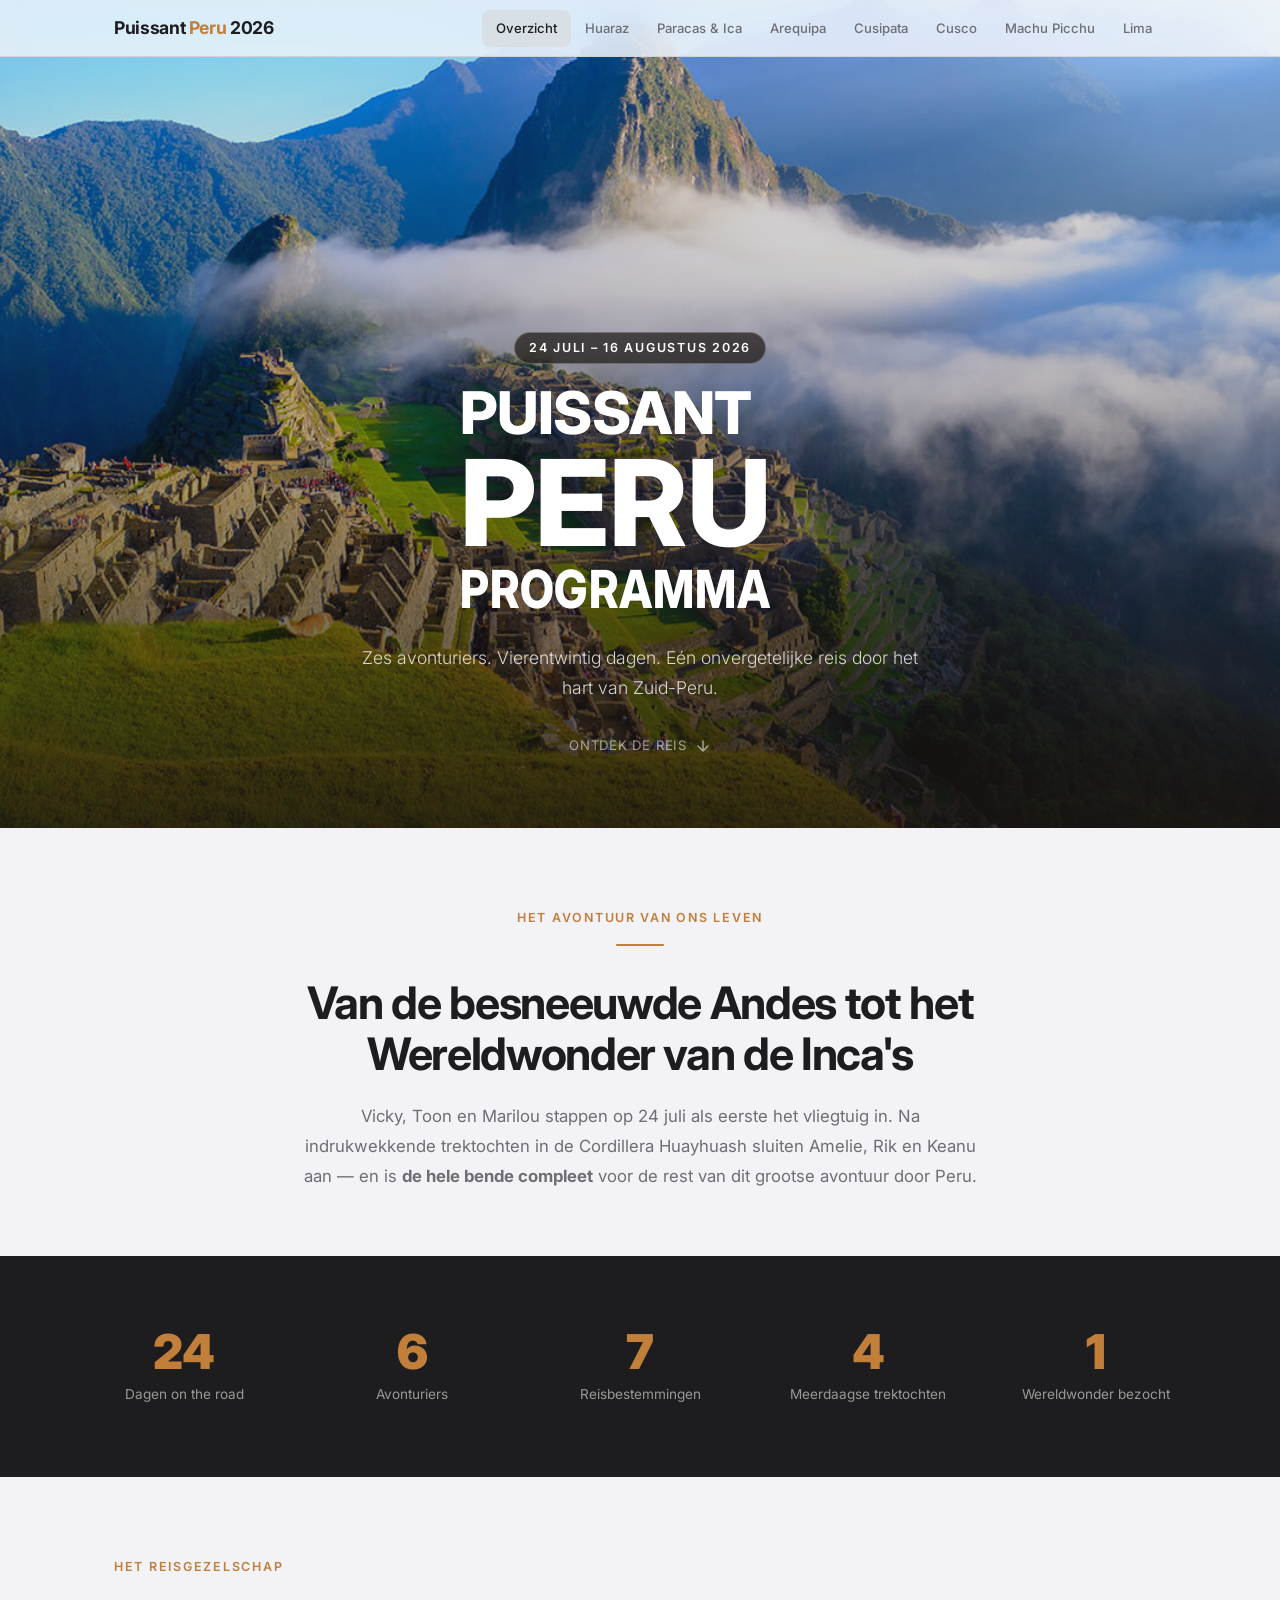
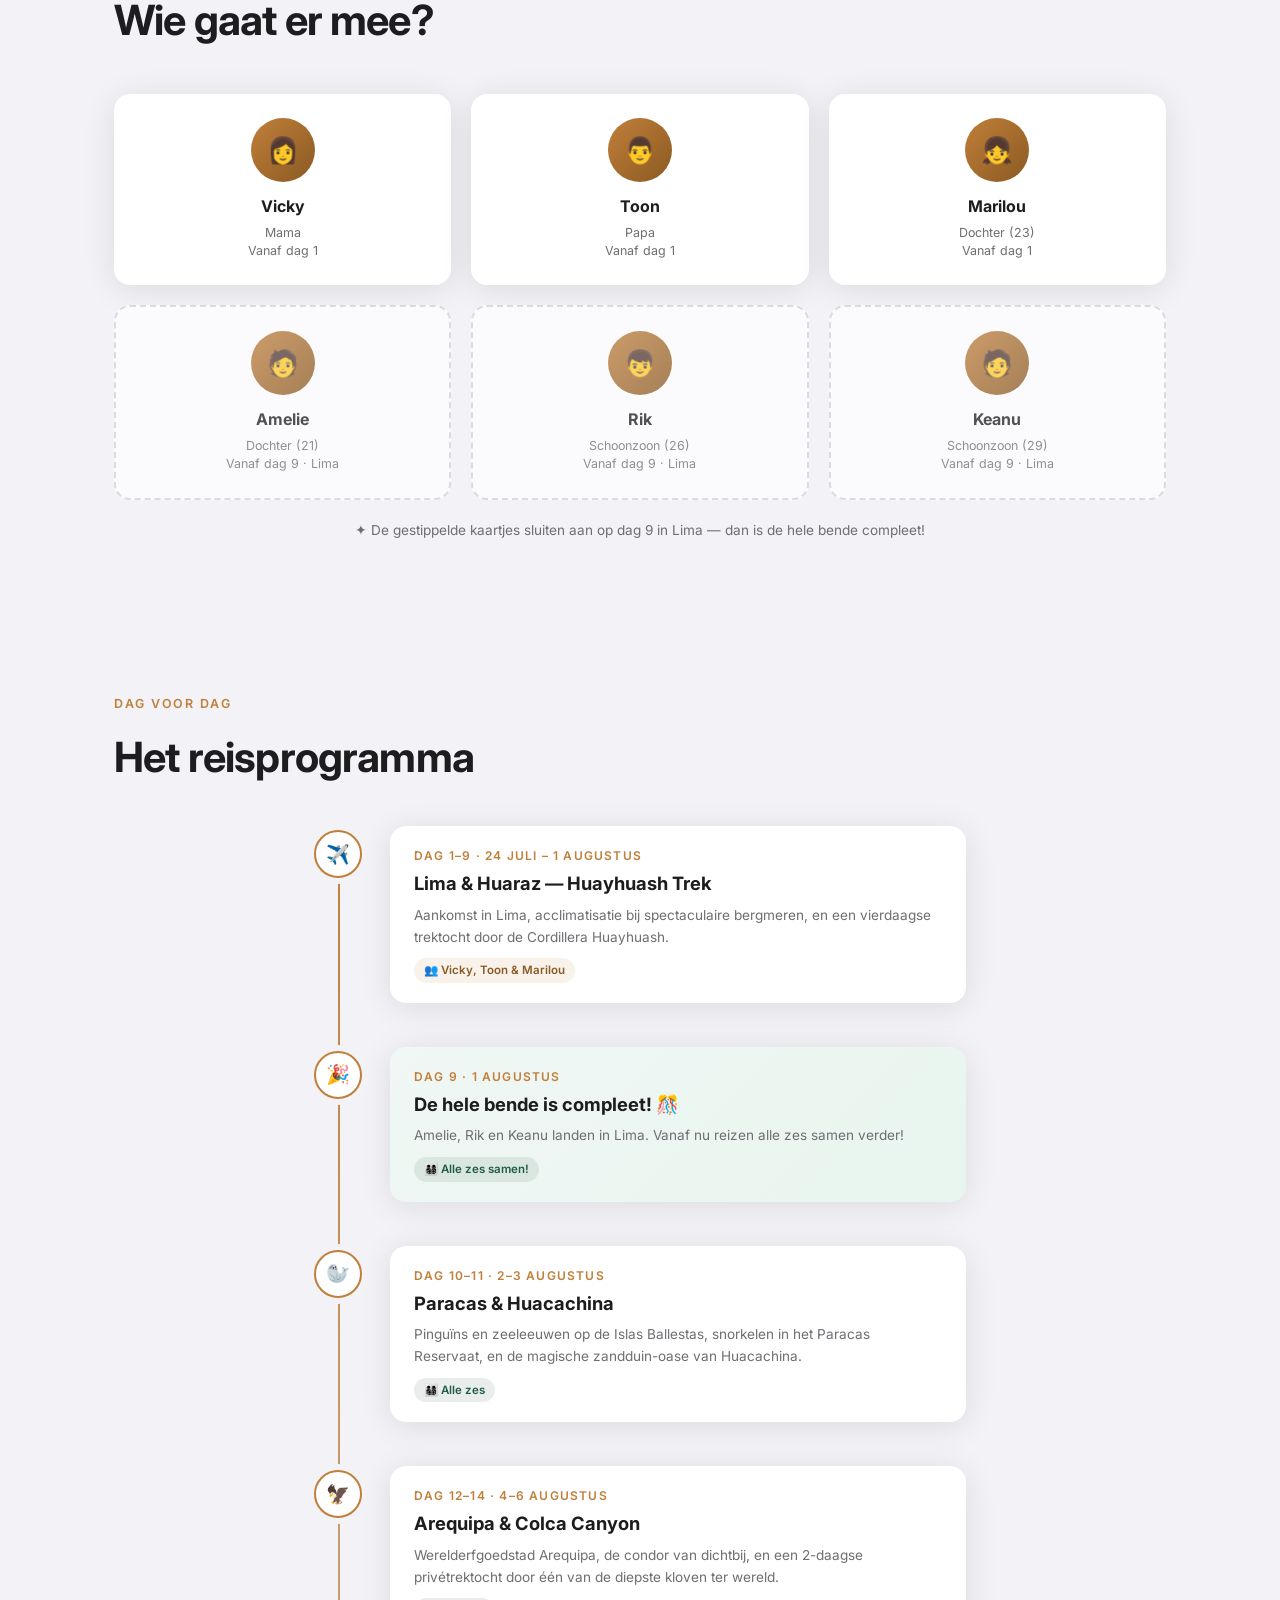
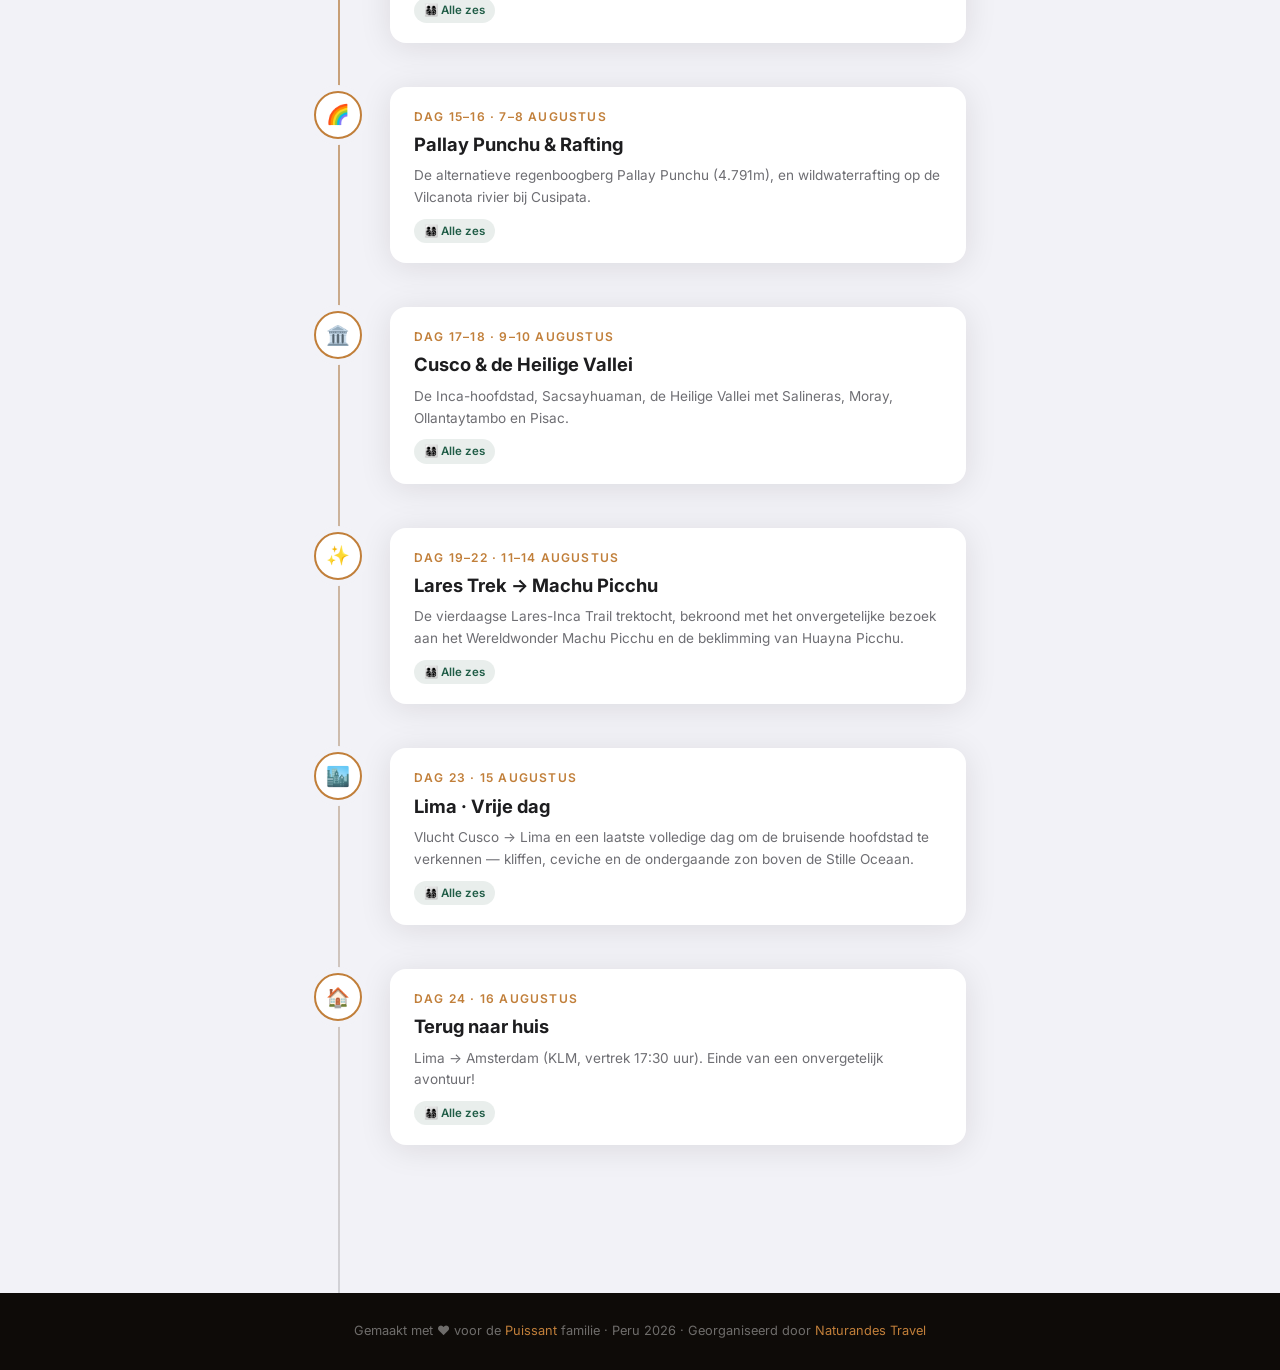
<file: index.html>
<!DOCTYPE html>
<html lang="nl">
<head>
  <meta charset="UTF-8" />
  <meta name="viewport" content="width=device-width, initial-scale=1.0" />
  <title>De Puissant Peru Tour 2026</title>
  <meta name="description" content="24 dagen Zuid-Peru met de familie Puissant — zomer 2026" />
  <link rel="stylesheet" href="css/style.css" />
  <!-- Extra stijl enkel voor de homepage tijdlijn -->
  <style>
    /* Tijdlijn op de homepage */
    .tijdlijn {
      max-width: 700px;
      margin: 0 auto;
      padding: 0 24px 100px;
      position: relative;
    }
    /* Verticale lijn */
    .tijdlijn::before {
      content: '';
      position: absolute;
      left: 48px;
      top: 0; bottom: 0;
      width: 2px;
      background: linear-gradient(to bottom, var(--kleur-accent), var(--kleur-lijn));
    }
    .tijdlijn-item {
      display: flex;
      gap: 28px;
      align-items: flex-start;
      margin-bottom: 48px;
      position: relative;
    }
    /* Cirkel op de tijdlijn */
    .tijdlijn-cirkel {
      width: 48px;
      height: 48px;
      border-radius: 50%;
      background: var(--kleur-wit);
      border: 2px solid var(--kleur-accent);
      display: flex;
      align-items: center;
      justify-content: center;
      font-size: 1.2rem;
      flex-shrink: 0;
      box-shadow: 0 0 0 6px var(--kleur-achtergrond);
      z-index: 1;
    }
    .tijdlijn-kaart {
      flex: 1;
      background: var(--kleur-wit);
      border-radius: var(--radius);
      padding: 20px 24px;
      box-shadow: var(--schaduw);
      text-decoration: none;
      color: inherit;
      display: block;
      transition: transform 0.3s ease, box-shadow 0.3s ease;
      margin-top: -4px;
    }
    .tijdlijn-kaart:hover {
      transform: translateX(6px);
      box-shadow: var(--schaduw-hover);
    }
    .tijdlijn-kaart .datum {
      font-size: 0.75rem;
      font-weight: 600;
      text-transform: uppercase;
      letter-spacing: 0.1em;
      color: var(--kleur-accent);
      margin-bottom: 4px;
    }
    .tijdlijn-kaart h3 {
      font-family: var(--font-display);
      font-size: 1.15rem;
      font-weight: 700;
      color: var(--kleur-tekst);
      margin-bottom: 6px;
    }
    .tijdlijn-kaart p {
      font-size: 0.85rem;
      color: var(--kleur-subtitel);
      line-height: 1.6;
    }
    /* Groepsbadge */
    .groeps-badge {
      display: inline-flex;
      align-items: center;
      gap: 5px;
      padding: 3px 10px;
      border-radius: 20px;
      font-size: 0.72rem;
      font-weight: 600;
      margin-top: 10px;
    }
    .groeps-badge.drie {
      background: rgba(193, 127, 58, 0.10);
      color: #8a5a22;
    }
    .groeps-badge.zes {
      background: rgba(46, 92, 75, 0.10);
      color: #1f5c46;
    }

    /* Stats sectie */
    .stats-sectie {
      background: var(--kleur-tekst);
      color: white;
      padding: 72px 24px;
      margin-bottom: 0;
    }
    .stats-grid {
      max-width: var(--max-breedte);
      margin: 0 auto;
      display: grid;
      grid-template-columns: repeat(auto-fit, minmax(180px, 1fr));
      gap: 40px;
      text-align: center;
    }
    .stat-item .getal {
      font-family: var(--font-display);
      font-size: 3rem;
      font-weight: 900;
      color: var(--kleur-accent);
      line-height: 1;
      display: block;
    }
    .stat-item .omschrijving {
      font-size: 0.85rem;
      color: rgba(255,255,255,0.55);
      margin-top: 8px;
    }

    /* Wie gaat er mee sectie */
    .personen-sectie {
      max-width: var(--max-breedte);
      margin: 0 auto;
      padding: 80px 24px;
    }
    .personen-grid {
      display: grid;
      /* Exactly 3 columns → 2 rows of 3 (Vicky/Toon/Marilou + Amelie/Rik/Keanu) */
      grid-template-columns: repeat(3, 1fr);
      gap: 20px;
      margin-top: 40px;
    }
    @media (max-width: 600px) {
      /* On small screens drop to 2 columns */
      .personen-grid { grid-template-columns: repeat(2, 1fr); }
    }
    @media (max-width: 380px) {
      .personen-grid { grid-template-columns: 1fr; }
    }
    .persoon-kaart {
      background: var(--kleur-wit);
      border-radius: var(--radius);
      padding: 24px 16px;
      text-align: center;
      box-shadow: var(--schaduw);
    }
    .persoon-avatar {
      width: 64px;
      height: 64px;
      border-radius: 50%;
      background: linear-gradient(135deg, var(--kleur-accent), var(--kleur-accent-donker));
      display: flex;
      align-items: center;
      justify-content: center;
      font-size: 1.6rem;
      margin: 0 auto 12px;
    }
    .persoon-naam {
      font-family: var(--font-display);
      font-size: 1rem;
      font-weight: 700;
      color: var(--kleur-tekst);
      margin-bottom: 4px;
    }
    .persoon-info {
      font-size: 0.78rem;
      color: var(--kleur-subtitel);
      line-height: 1.5;
    }
    .persoon-kaart.later {
      border: 2px dashed var(--kleur-lijn);
      box-shadow: none;
      opacity: 0.75;
    }

    /*
      PPP LOGO BLOK — het vierkante titelelement in de hero
      Elke regel heeft een andere font-size zodat ze even breed worden.
      We gebruiken letter-spacing en font-weight ook als hulpmiddel.
      De verhoudingen zijn handmatig afgestemd:
        PUISSANT  = 8 tekens → font-size: 4.60vw  (iets groter dan Programma)
        PERU      = 4 tekens → font-size: 9.35vw  (veel groter, maar zelfde breedte)
        PROGRAMMA = 9 tekens → font-size: 4.10vw  (referentie, het langste woord)
    */
    .ppp-blok {
      display: inline-flex;
      flex-direction: column;
      align-items: flex-start;
      margin-bottom: 28px;
      line-height: 1.0;
      letter-spacing: -0.03em;
    }
    .ppp-blok span {
      display: block;
      font-family: 'Inter', -apple-system, sans-serif;
      font-weight: 800;
      color: #ffffff;
      text-transform: uppercase;
      white-space: nowrap;
    }
    /* PUISSANT — 8 letters, iets groter dan Programma */
    .ppp-puissant  { font-size: clamp(2.1rem, 4.60vw, 5.2rem); }
    /* PERU — 4 letters, veel groter zodat het even breed is */
    .ppp-peru      { font-size: clamp(4.0rem, 9.35vw, 10.5rem); font-weight: 900; }
    /* PROGRAMMA — 9 letters, het smalste lettertype = referentie */
    .ppp-programma { font-size: clamp(1.85rem, 4.10vw, 4.6rem); font-weight: 600; letter-spacing: 0.01em; }

    @media (max-width: 768px) {
      /* Op mobiel overschakelen naar vw-gebaseerde sizing */
      .ppp-puissant  { font-size: 8.8vw; }
      .ppp-peru      { font-size: 18vw; }
      .ppp-programma { font-size: 7.85vw; }
    }
  </style>
  <script>
    // 2026-03-15: Scale PROGRAMMA horizontally so it exactly matches the width
    // of PERU/PUISSANT, forming a perfect rectangular block in the hero.
    // scaleX is preferred over letter-spacing because it stays pixel-accurate
    // at every viewport size without recalculating character metrics.
    function alignPppBlok() {
      const puissant  = document.querySelector('.ppp-puissant');
      const peru      = document.querySelector('.ppp-peru');
      const programma = document.querySelector('.ppp-programma');
      if (!puissant || !peru || !programma) return;

      // Reset so we measure natural widths
      programma.style.transform      = '';
      programma.style.transformOrigin = '';

      const targetWidth   = Math.max(peru.getBoundingClientRect().width,
                                     puissant.getBoundingClientRect().width);
      const programmaWidth = programma.getBoundingClientRect().width;

      if (programmaWidth > 0 && targetWidth > 0) {
        programma.style.transform      = `scaleX(${targetWidth / programmaWidth})`;
        programma.style.transformOrigin = 'left center';
      }
    }

    // Run after fonts are loaded (avoids measuring before Inter is applied)
    if (document.fonts) {
      document.fonts.ready.then(alignPppBlok);
    } else {
      window.addEventListener('load', alignPppBlok);
    }
    window.addEventListener('resize', alignPppBlok);
  </script>
</head>
<body>

  <!-- ===== NAVIGATIEBALK ===== -->
  <nav class="hoofdnav">
    <div class="nav-binnen">
      <a href="index.html" class="nav-logo">Puissant <span>Peru</span> 2026</a>
      <ul class="nav-links">
        <li><a href="index.html">Overzicht</a></li>
        <li><a href="huaraz.html">Huaraz</a></li>
        <li><a href="paracas-ica.html">Paracas & Ica</a></li>
        <li><a href="arequipa.html">Arequipa</a></li>
        <li><a href="cusipata.html">Cusipata</a></li>
        <li><a href="cusco.html">Cusco</a></li>
        <li><a href="machu-picchu.html">Machu Picchu</a></li>
        <li><a href="lima.html">Lima</a></li>
      </ul>
      <button class="nav-hamburger" aria-label="Menu openen">
        <span></span><span></span><span></span>
      </button>
    </div>
    <nav class="nav-mobiel">
      <a href="index.html">🏠 Overzicht</a>
      <a href="huaraz.html">🏔️ Huaraz</a>
      <a href="paracas-ica.html">🌊 Paracas & Ica</a>
      <a href="arequipa.html">🦅 Arequipa</a>
      <a href="cusipata.html">🌈 Cusipata</a>
      <a href="cusco.html">🏛️ Cusco</a>
      <a href="machu-picchu.html">✨ Machu Picchu</a>
      <a href="lima.html">🏙️ Lima</a>
    </nav>
  </nav>

  <!-- ===== HERO ===== -->
  <section class="hero">
    <!-- Cusco foto als hero achtergrond -->
    <div class="hero-foto" style="background-image: url('images/hero.jpg');"></div>
    <div class="hero-overlay"></div>
    <div class="hero-inhoud">
      <span class="hero-label">24 juli – 16 augustus 2026</span>

      <!--
        PPP LOGO BLOK
        Drie regels waarbij elk woord een andere fontgrootte krijgt
        zodat alle regels exact even breed zijn → vierkant blok effect.
        Techniek: we meten de breedte van het langste woord ("Programma")
        en schalen "Puissant" en "Peru" via font-size zodat ze even breed zijn.
        "Programma" = 9 letters → referentie
        "Puissant"  = 8 letters → iets groter lettertype om even breed te zijn
        "Peru"      = 4 letters → veel groter lettertype om even breed te zijn
        We gebruiken display:block + width:fit-content om de breedte op te meten,
        en font-size in vw-eenheden om het responsief te houden.
      -->
      <div class="ppp-blok">
        <span class="ppp-puissant">PUISSANT</span>
        <span class="ppp-peru">PERU</span>
        <span class="ppp-programma">PROGRAMMA</span>
      </div>

      <p class="hero-ondertitel">Zes avonturiers. Vierentwintig dagen. Eén onvergetelijke reis door het hart van Zuid-Peru.</p>
      <a href="#reisverhaal" class="hero-scroll">
        Ontdek de reis
        <svg width="16" height="16" viewBox="0 0 16 16" fill="none">
          <path d="M8 3v10M3 8l5 5 5-5" stroke="currentColor" stroke-width="1.5" stroke-linecap="round" stroke-linejoin="round"/>
        </svg>
      </a>
    </div>
  </section>

  <!-- ===== INTRO ===== -->
  <section class="intro-sectie fade-in" id="reisverhaal">
    <span class="sectie-label">Het avontuur van ons leven</span>
    <div class="divider"></div>
    <h2>Van de besneeuwde Andes tot het Wereldwonder van de Inca's</h2>
    <p>
      Vicky, Toon en Marilou stappen op 24 juli als eerste het vliegtuig in. Na indrukwekkende trektochten
      in de Cordillera Huayhuash sluiten Amelie, Rik en Keanu aan — en is <strong>de hele bende compleet</strong>
      voor de rest van dit grootse avontuur door Peru.
    </p>
  </section>

  <!-- ===== STATISTIEKEN ===== -->
  <section class="stats-sectie">
    <div class="stats-grid">
      <div class="stat-item fade-in">
        <span class="getal">24</span>
        <p class="omschrijving">Dagen on the road</p>
      </div>
      <div class="stat-item fade-in">
        <span class="getal">6</span>
        <p class="omschrijving">Avonturiers</p>
      </div>
      <div class="stat-item fade-in">
        <span class="getal">7</span>
        <p class="omschrijving">Reisbestemmingen</p>
      </div>
      <div class="stat-item fade-in">
        <span class="getal">4</span>
        <p class="omschrijving">Meerdaagse trektochten</p>
      </div>
      <div class="stat-item fade-in">
        <span class="getal">1</span>
        <p class="omschrijving">Wereldwonder bezocht</p>
      </div>
    </div>
  </section>

  <!-- ===== WIE GAAT ER MEE ===== -->
  <section class="personen-sectie">
    <div class="sectie-header" style="padding: 0 0 0 0;">
      <span class="label">Het reisgezelschap</span>
      <h2>Wie gaat er mee?</h2>
    </div>
    <div class="personen-grid">
      <div class="persoon-kaart fade-in">
        <div class="persoon-avatar">👩</div>
        <div class="persoon-naam">Vicky</div>
        <div class="persoon-info">Mama<br>Vanaf dag 1</div>
      </div>
      <div class="persoon-kaart fade-in">
        <div class="persoon-avatar">👨</div>
        <div class="persoon-naam">Toon</div>
        <div class="persoon-info">Papa<br>Vanaf dag 1</div>
      </div>
      <div class="persoon-kaart fade-in">
        <div class="persoon-avatar">👧</div>
        <div class="persoon-naam">Marilou</div>
        <div class="persoon-info">Dochter (23)<br>Vanaf dag 1</div>
      </div>
      <div class="persoon-kaart later fade-in">
        <div class="persoon-avatar">🧑</div>
        <div class="persoon-naam">Amelie</div>
        <div class="persoon-info">Dochter (21)<br>Vanaf dag 9 · Lima</div>
      </div>
      <div class="persoon-kaart later fade-in">
        <div class="persoon-avatar">👦</div>
        <div class="persoon-naam">Rik</div>
        <div class="persoon-info">Schoonzoon (26)<br>Vanaf dag 9 · Lima</div>
      </div>
      <div class="persoon-kaart later fade-in">
        <div class="persoon-avatar">🧑</div>
        <div class="persoon-naam">Keanu</div>
        <div class="persoon-info">Schoonzoon (29)<br>Vanaf dag 9 · Lima</div>
      </div>
    </div>
    <p style="margin-top:20px;font-size:0.85rem;color:var(--kleur-subtitel);text-align:center;">
      ✦ De gestippelde kaartjes sluiten aan op dag 9 in Lima — dan is de hele bende compleet!
    </p>
  </section>

  <!-- ===== TIJDLIJN OVERZICHT ===== -->
  <section>
    <div class="sectie-header fade-in">
      <span class="label">Dag voor dag</span>
      <h2>Het reisprogramma</h2>
    </div>
    <div class="tijdlijn">

      <div class="tijdlijn-item fade-in">
        <div class="tijdlijn-cirkel">✈️</div>
        <a href="huaraz.html" class="tijdlijn-kaart">
          <div class="datum">Dag 1–9 · 24 juli – 1 augustus</div>
          <h3>Lima & Huaraz — Huayhuash Trek</h3>
          <p>Aankomst in Lima, acclimatisatie bij spectaculaire bergmeren, en een vierdaagse trektocht door de Cordillera Huayhuash.</p>
          <span class="groeps-badge drie">👥 Vicky, Toon & Marilou</span>
        </a>
      </div>

      <div class="tijdlijn-item fade-in">
        <div class="tijdlijn-cirkel">🎉</div>
        <div class="tijdlijn-kaart" style="background:linear-gradient(135deg,#f0f7f4,#e8f5ef);cursor:default;">
          <div class="datum">Dag 9 · 1 augustus</div>
          <h3>De hele bende is compleet! 🎊</h3>
          <p>Amelie, Rik en Keanu landen in Lima. Vanaf nu reizen alle zes samen verder!</p>
          <span class="groeps-badge zes">👨‍👩‍👧‍👦 Alle zes samen!</span>
        </div>
      </div>

      <div class="tijdlijn-item fade-in">
        <div class="tijdlijn-cirkel">🦭</div>
        <a href="paracas-ica.html" class="tijdlijn-kaart">
          <div class="datum">Dag 10–11 · 2–3 augustus</div>
          <h3>Paracas & Huacachina</h3>
          <p>Pinguïns en zeeleeuwen op de Islas Ballestas, snorkelen in het Paracas Reservaat, en de magische zandduin-oase van Huacachina.</p>
          <span class="groeps-badge zes">👨‍👩‍👧‍👦 Alle zes</span>
        </a>
      </div>

      <div class="tijdlijn-item fade-in">
        <div class="tijdlijn-cirkel">🦅</div>
        <a href="arequipa.html" class="tijdlijn-kaart">
          <div class="datum">Dag 12–14 · 4–6 augustus</div>
          <h3>Arequipa & Colca Canyon</h3>
          <p>Werelderfgoedstad Arequipa, de condor van dichtbij, en een 2-daagse privétrektocht door één van de diepste kloven ter wereld.</p>
          <span class="groeps-badge zes">👨‍👩‍👧‍👦 Alle zes</span>
        </a>
      </div>

      <div class="tijdlijn-item fade-in">
        <div class="tijdlijn-cirkel">🌈</div>
        <a href="cusipata.html" class="tijdlijn-kaart">
          <div class="datum">Dag 15–16 · 7–8 augustus</div>
          <h3>Pallay Punchu & Rafting</h3>
          <p>De alternatieve regenboogberg Pallay Punchu (4.791m), en wildwaterrafting op de Vilcanota rivier bij Cusipata.</p>
          <span class="groeps-badge zes">👨‍👩‍👧‍👦 Alle zes</span>
        </a>
      </div>

      <div class="tijdlijn-item fade-in">
        <div class="tijdlijn-cirkel">🏛️</div>
        <a href="cusco.html" class="tijdlijn-kaart">
          <div class="datum">Dag 17–18 · 9–10 augustus</div>
          <h3>Cusco & de Heilige Vallei</h3>
          <p>De Inca-hoofdstad, Sacsayhuaman, de Heilige Vallei met Salineras, Moray, Ollantaytambo en Pisac.</p>
          <span class="groeps-badge zes">👨‍👩‍👧‍👦 Alle zes</span>
        </a>
      </div>

      <div class="tijdlijn-item fade-in">
        <div class="tijdlijn-cirkel">✨</div>
        <a href="machu-picchu.html" class="tijdlijn-kaart">
          <div class="datum">Dag 19–22 · 11–14 augustus</div>
          <h3>Lares Trek → Machu Picchu</h3>
          <p>De vierdaagse Lares-Inca Trail trektocht, bekroond met het onvergetelijke bezoek aan het Wereldwonder Machu Picchu en de beklimming van Huayna Picchu.</p>
          <span class="groeps-badge zes">👨‍👩‍👧‍👦 Alle zes</span>
        </a>
      </div>

      <div class="tijdlijn-item fade-in">
        <div class="tijdlijn-cirkel">🏙️</div>
        <a href="lima.html" class="tijdlijn-kaart">
          <div class="datum">Dag 23 · 15 augustus</div>
          <h3>Lima · Vrije dag</h3>
          <p>Vlucht Cusco → Lima en een laatste volledige dag om de bruisende hoofdstad te verkennen — kliffen, ceviche en de ondergaande zon boven de Stille Oceaan.</p>
          <span class="groeps-badge zes">👨‍👩‍👧‍👦 Alle zes</span>
        </a>
      </div>

      <div class="tijdlijn-item fade-in">
        <div class="tijdlijn-cirkel">🏠</div>
        <div class="tijdlijn-kaart" style="cursor:default;">
          <div class="datum">Dag 24 · 16 augustus</div>
          <h3>Terug naar huis</h3>
          <p>Lima → Amsterdam (KLM, vertrek 17:30 uur). Einde van een onvergetelijk avontuur!</p>
          <span class="groeps-badge zes">👨‍👩‍👧‍👦 Alle zes</span>
        </div>
      </div>

    </div>
  </section>

  <!-- ===== FOOTER ===== -->
  <footer>
    <p>Gemaakt met ❤️ voor de <span>Puissant</span> familie · Peru 2026 · Georganiseerd door <a href="https://www.rondreizenperu.com" target="_blank" style="color:var(--kleur-accent);text-decoration:none;">Naturandes Travel</a></p>
  </footer>

  <script src="js/main.js"></script>
</body>
</html>
</file>
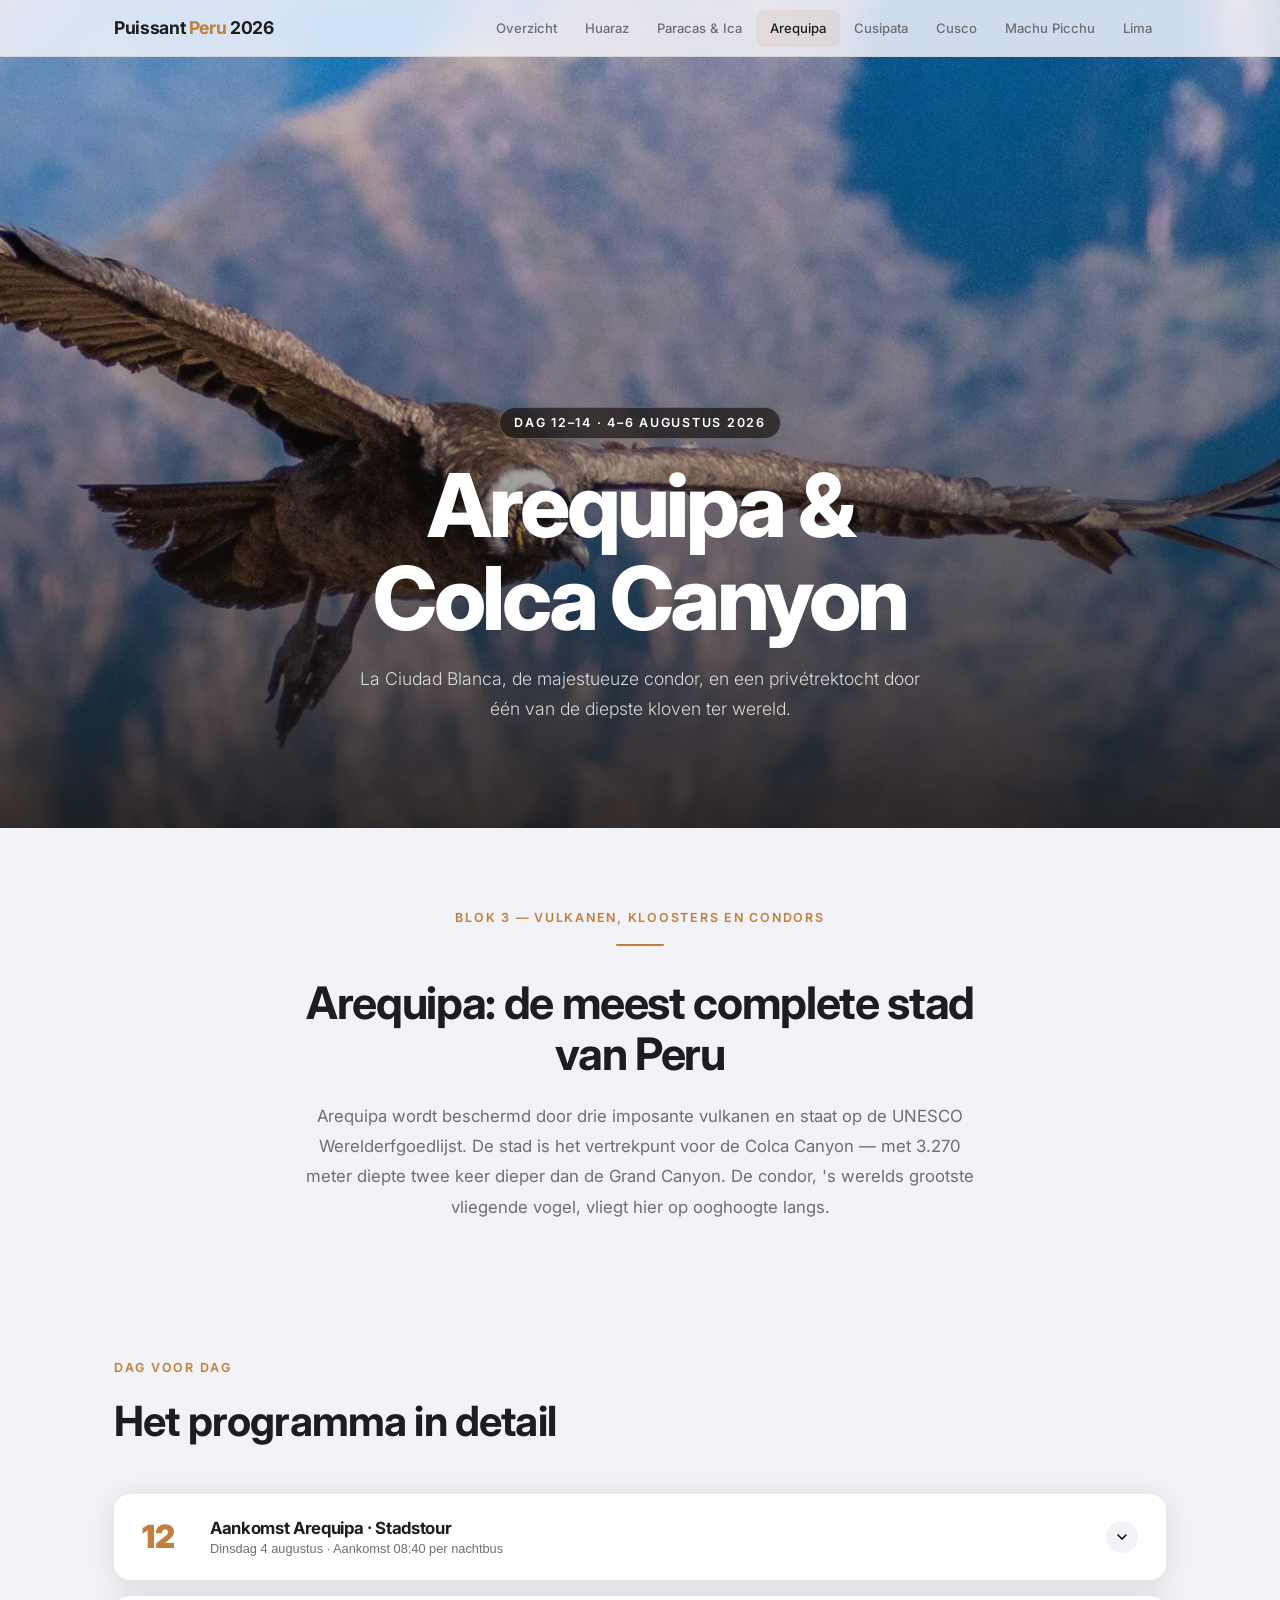
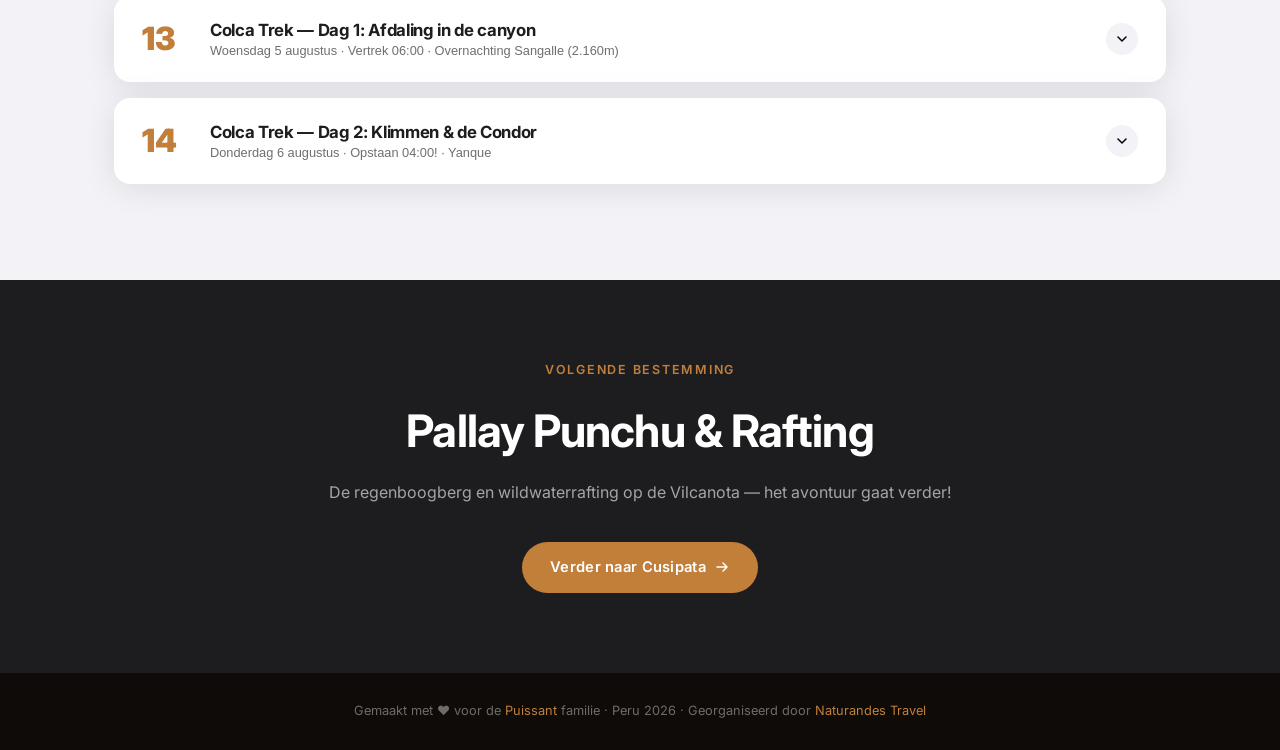
<file: arequipa.html>
<!DOCTYPE html>
<html lang="nl">
<head>
  <meta charset="UTF-8" />
  <meta name="viewport" content="width=device-width, initial-scale=1.0" />
  <title>Arequipa & Colca Canyon — Puissant Peru 2026</title>
  <link rel="stylesheet" href="css/style.css" />
</head>
<body>

  <nav class="hoofdnav">
    <div class="nav-binnen">
      <a href="index.html" class="nav-logo">Puissant <span>Peru</span> 2026</a>
      <ul class="nav-links">
        <li><a href="index.html">Overzicht</a></li>
        <li><a href="huaraz.html">Huaraz</a></li>
        <li><a href="paracas-ica.html">Paracas & Ica</a></li>
        <li><a href="arequipa.html" class="actief">Arequipa</a></li>
        <li><a href="cusipata.html">Cusipata</a></li>
        <li><a href="cusco.html">Cusco</a></li>
        <li><a href="machu-picchu.html">Machu Picchu</a></li>
        <li><a href="lima.html">Lima</a></li>
      </ul>
      <button class="nav-hamburger"><span></span><span></span><span></span></button>
    </div>
    <nav class="nav-mobiel">
      <a href="index.html">🏠 Overzicht</a>
      <a href="huaraz.html">🏔️ Huaraz</a>
      <a href="paracas-ica.html">🌊 Paracas & Ica</a>
      <a href="arequipa.html">🦅 Arequipa</a>
      <a href="cusipata.html">🌈 Cusipata</a>
      <a href="cusco.html">🏛️ Cusco</a>
      <a href="machu-picchu.html">✨ Machu Picchu</a>
      <a href="lima.html">🏙️ Lima</a>
    </nav>
  </nav>

  <section class="hero">
    <div class="hero-foto" style="background-image: url('images/condor1.jpg');"></div>
    <div class="hero-overlay"></div>
    <div class="hero-inhoud">
      <span class="hero-label">Dag 12–14 · 4–6 augustus 2026</span>
      <h1 class="hero-titel">Arequipa &<br>Colca Canyon</h1>
      <p class="hero-ondertitel">La Ciudad Blanca, de majestueuze condor, en een privétrektocht door één van de diepste kloven ter wereld.</p>
    </div>
  </section>

  <section class="intro-sectie fade-in">
    <span class="sectie-label">Blok 3 — Vulkanen, kloosters en condors</span>
    <div class="divider"></div>
    <h2>Arequipa: de meest complete stad van Peru</h2>
    <p>
      Arequipa wordt beschermd door drie imposante vulkanen en staat op de UNESCO Werelderfgoedlijst.
      De stad is het vertrekpunt voor de Colca Canyon — met 3.270 meter diepte twee keer dieper
      dan de Grand Canyon. De condor, 's werelds grootste vliegende vogel, vliegt hier op ooghoogte langs.
    </p>
  </section>

  <div class="sectie-header fade-in">
    <span class="label">Dag voor dag</span>
    <h2>Het programma in detail</h2>
  </div>

  <div class="accordion-container">

    <div class="accordion-item fade-in">
      <button class="accordion-header">
        <div class="accordion-dag-info">
          <span class="accordion-dag-nummer">12</span>
          <div class="accordion-dag-tekst">
            <h3>Aankomst Arequipa · Stadstour</h3>
            <span class="datum">Dinsdag 4 augustus · Aankomst 08:40 per nachtbus</span>
          </div>
        </div>
        <div class="accordion-pijl"><svg width="16" height="16" viewBox="0 0 16 16" fill="none"><path d="M4 6l4 4 4-4" stroke="currentColor" stroke-width="1.5" stroke-linecap="round" stroke-linejoin="round"/></svg></div>
      </button>
      <div class="accordion-inhoud">
        <div class="accordion-inhoud-binnen">
          <div class="foto-rij">
            <img src="images/arequipa1.jpg" alt="Monasterio Santa Catalina Arequipa" loading="lazy" />
            <img src="images/arequipa2.jpg" alt="Plaza de Armas Arequipa" loading="lazy" />
          </div>
          <p>
            Na de nachtrit arriveert de groep om 08:40 in Arequipa. Na inchecken in het hotel
            vertrekt om 10:00 de <strong>uitgebreide stadstour (4 uur)</strong> langs de hoogtepunten:
            de Sabandia-molen (1621), de Paucarpata-terrassen met drie vulkanen op de achtergrond,
            en het imposante Santa Catalina-klooster dat een heel stadsblok inneemt.
          </p>
          <p>
            Daarna wandelen we naar de <strong>Plaza de Armas</strong> — door velen beschouwd als het
            mooiste plein van Peru — en de prachtige La Compañía de Jesús-kerk met haar barok-mestiezen
            voorgevel. Om 17:30 volgt de briefing voor de Colca Trek.
          </p>
          <div class="links-sectie">
            <a href="https://acolpacha.com/en/home/" target="_blank" class="link-chip hotel">🏨 Acolpacha Tambo Boutique</a>
            <a href="https://en.wikipedia.org/wiki/Santa_Catalina_Monastery" target="_blank" class="link-chip bezienswaardigheid">⛪ Klooster Santa Catalina</a>
            <a href="https://en.wikipedia.org/wiki/Arequipa" target="_blank" class="link-chip bezienswaardigheid">🏛️ Arequipa (UNESCO)</a>
            <a href="https://en.wikipedia.org/wiki/Museo_Santuarios_Andinos" target="_blank" class="link-chip bezienswaardigheid">🧊 Museum Juanita (de bevroren Inca-mummie)</a>
          </div>
        </div>
      </div>
    </div>

    <div class="accordion-item fade-in">
      <button class="accordion-header">
        <div class="accordion-dag-info">
          <span class="accordion-dag-nummer">13</span>
          <div class="accordion-dag-tekst">
            <h3>Colca Trek — Dag 1: Afdaling in de canyon</h3>
            <span class="datum">Woensdag 5 augustus · Vertrek 06:00 · Overnachting Sangalle (2.160m)</span>
          </div>
        </div>
        <div class="accordion-pijl"><svg width="16" height="16" viewBox="0 0 16 16" fill="none"><path d="M4 6l4 4 4-4" stroke="currentColor" stroke-width="1.5" stroke-linecap="round" stroke-linejoin="round"/></svg></div>
      </button>
      <div class="accordion-inhoud">
        <div class="accordion-inhoud-binnen">
          <div class="foto-rij">
            <img src="images/colca1.jpg" alt="Colca Canyon afdaling terraslandschap" loading="lazy" />
            <img src="images/colca2.jpg" alt="Alpaca in de Colca vallei" loading="lazy" />
          </div>
          <p>
            Om 06:00 vertrekt de groep richting <strong>Cabanaconde (Colca Vallei)</strong>. De rit is al een
            spektakel op zich: vulkanen Misti, Chachani en Picchu Picchu, het Nationaal Reservaat
            Salinas y Aguada Blanca met lama's, alpaca's en wilde vicuñas, en de pas van
            <strong>Patapampa op 4.910 meter</strong> — het hoogste punt van de tour.
          </p>
          <p>
            Vanuit Cabanaconde begint de afdaling: 3–4 uur via een rotsig pad tot het gehucht
            San Juan de Chuccho. Na de lunch nog 3 uur wandelen naar de oase van
            <strong>Sangalle (2.160m)</strong> — een tropisch paradijsje diep in de canyon, met
            een zwembad en eigen badkamer.
          </p>
          <div class="links-sectie">
            <a href="https://en.wikipedia.org/wiki/Colca_Canyon" target="_blank" class="link-chip bezienswaardigheid">🏔️ Colca Canyon (Wikipedia)</a>
          </div>
        </div>
      </div>
    </div>

    <div class="accordion-item fade-in">
      <button class="accordion-header">
        <div class="accordion-dag-info">
          <span class="accordion-dag-nummer">14</span>
          <div class="accordion-dag-tekst">
            <h3>Colca Trek — Dag 2: Klimmen & de Condor</h3>
            <span class="datum">Donderdag 6 augustus · Opstaan 04:00! · Yanque</span>
          </div>
        </div>
        <div class="accordion-pijl"><svg width="16" height="16" viewBox="0 0 16 16" fill="none"><path d="M4 6l4 4 4-4" stroke="currentColor" stroke-width="1.5" stroke-linecap="round" stroke-linejoin="round"/></svg></div>
      </button>
      <div class="accordion-inhoud">
        <div class="accordion-inhoud-binnen">
          <div class="foto-rij">
            <img src="images/colca3.jpg" alt="Condor vliegend boven de Colca Canyon" loading="lazy" />
            <img src="images/colca4.jpg" alt="Colca Canyon panorama Cruz del Condor" loading="lazy" />
          </div>
          <p>
            Opstaan om 04:00 voor de zwaarste klim van de trip: <strong>1.200 meter omhoog</strong> in
            2,5 tot 4 uur! Eenmaal boven in Cabanaconde wacht het ontbijt en dan: de Cruz del Condor.
          </p>
          <p>
            De <strong>Cruz del Condor</strong> is de beste plek ter wereld om de condor van dichtbij te zien.
            Met een vleugelspanwijdte tot ruim 3 meter zweeft hij soms op enkele meters van ons langs.
            Daarna rijden we langs de rand van de canyon naar Yanque voor de middag. Optioneel:
            de thermale warmwaterbaden bij het hotel (35°C) voor die vermoeide spieren. 🛁
          </p>
          <div class="links-sectie">
            <a href="https://en.wikipedia.org/wiki/Cruz_del_C%C3%B3ndor" target="_blank" class="link-chip bezienswaardigheid">🦅 Cruz del Condor</a>
            <a href="https://en.wikipedia.org/wiki/Andean_condor" target="_blank" class="link-chip bezienswaardigheid">🦅 De Andescondor</a>
            <a href="https://www.killawasi.com" target="_blank" class="link-chip hotel">🏨 Killawasi Lodge Yanque</a>
            <a href="https://www.colca-lodge.com" target="_blank" class="link-chip hotel">🏨 Colca Lodge (upgrade optie)</a>
          </div>
        </div>
      </div>
    </div>

  </div>

  <section class="volgende-stop">
    <p class="label">Volgende bestemming</p>
    <h2>Pallay Punchu & Rafting</h2>
    <p>De regenboogberg en wildwaterrafting op de Vilcanota — het avontuur gaat verder!</p>
    <a href="cusipata.html" class="knop-primair">
      Verder naar Cusipata
      <svg width="16" height="16" viewBox="0 0 16 16" fill="none"><path d="M3 8h10M9 4l4 4-4 4" stroke="currentColor" stroke-width="1.5" stroke-linecap="round" stroke-linejoin="round"/></svg>
    </a>
  </section>

  <footer>
    <p>Gemaakt met ❤️ voor de <span>Puissant</span> familie · Peru 2026 · Georganiseerd door <a href="https://www.rondreizenperu.com" target="_blank" style="color:var(--kleur-accent);text-decoration:none;">Naturandes Travel</a></p>
  </footer>
  <script src="js/main.js"></script>
</body>
</html>
</file>
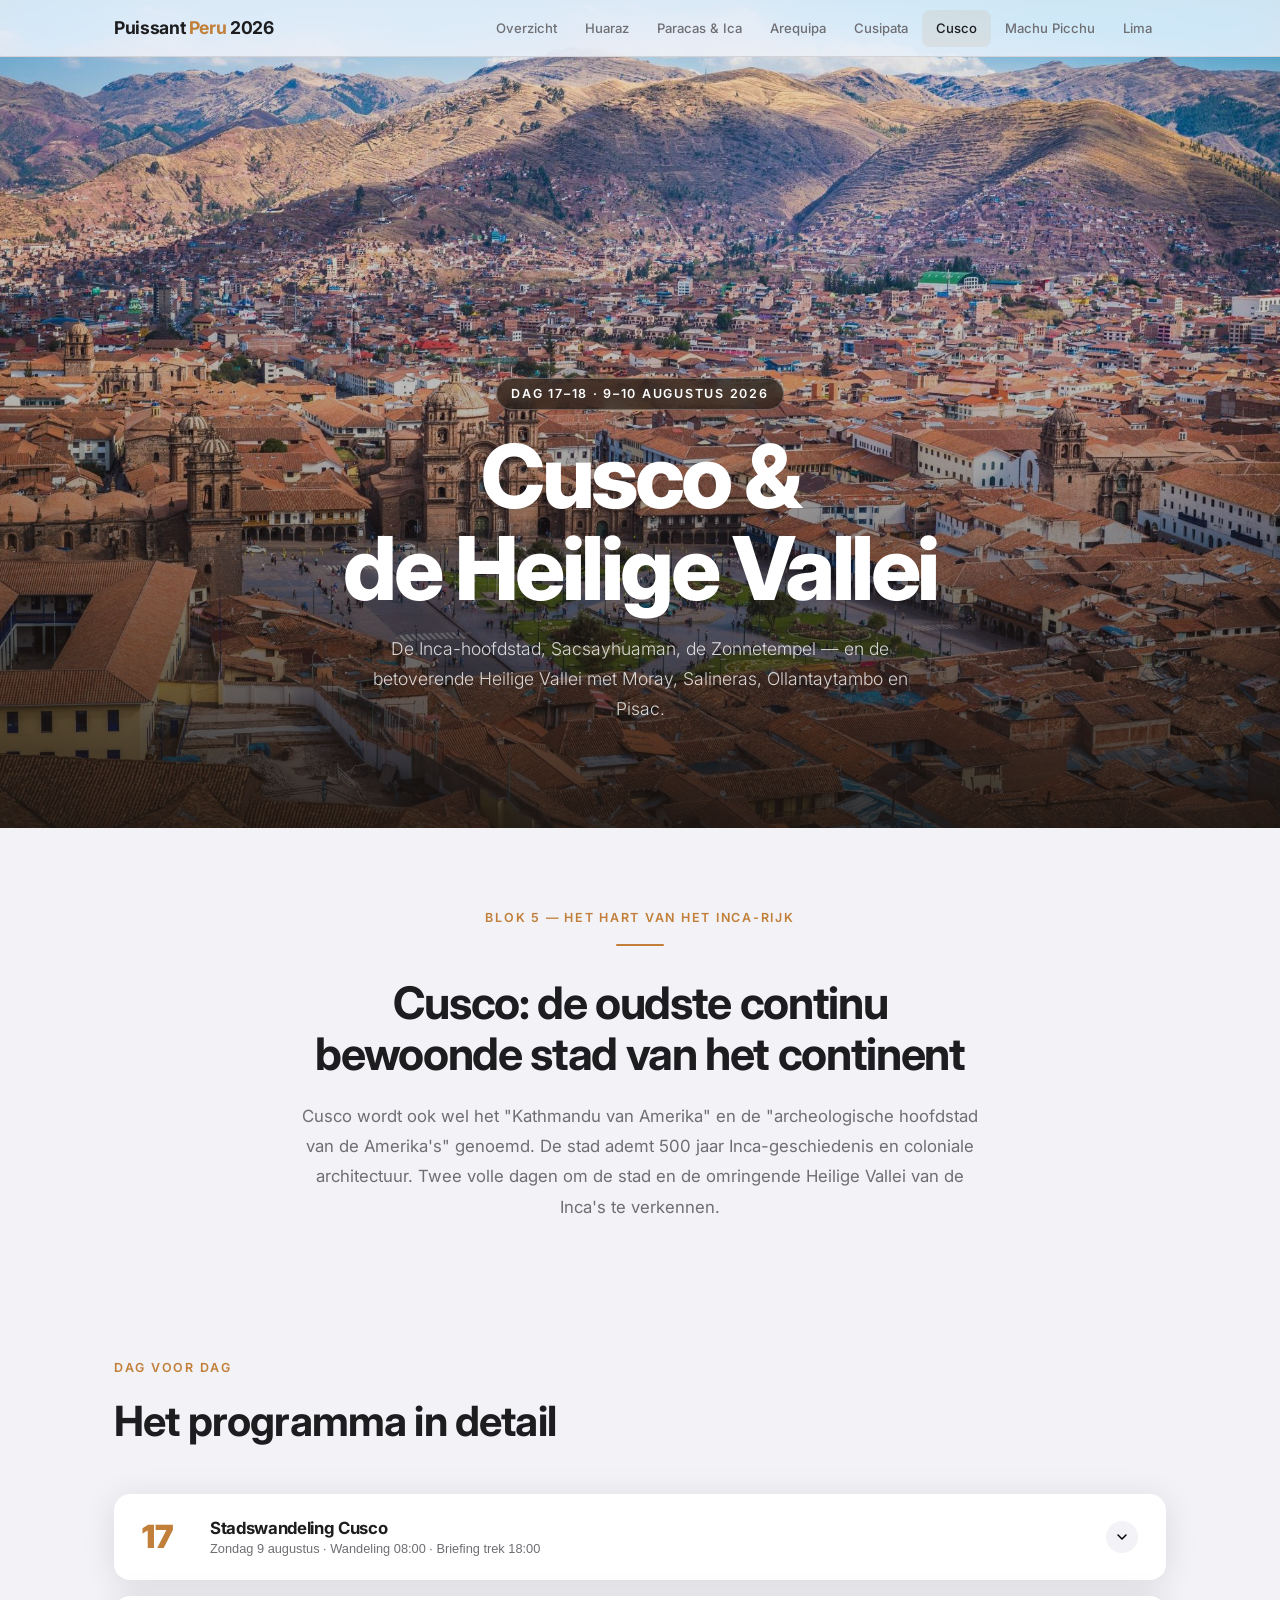
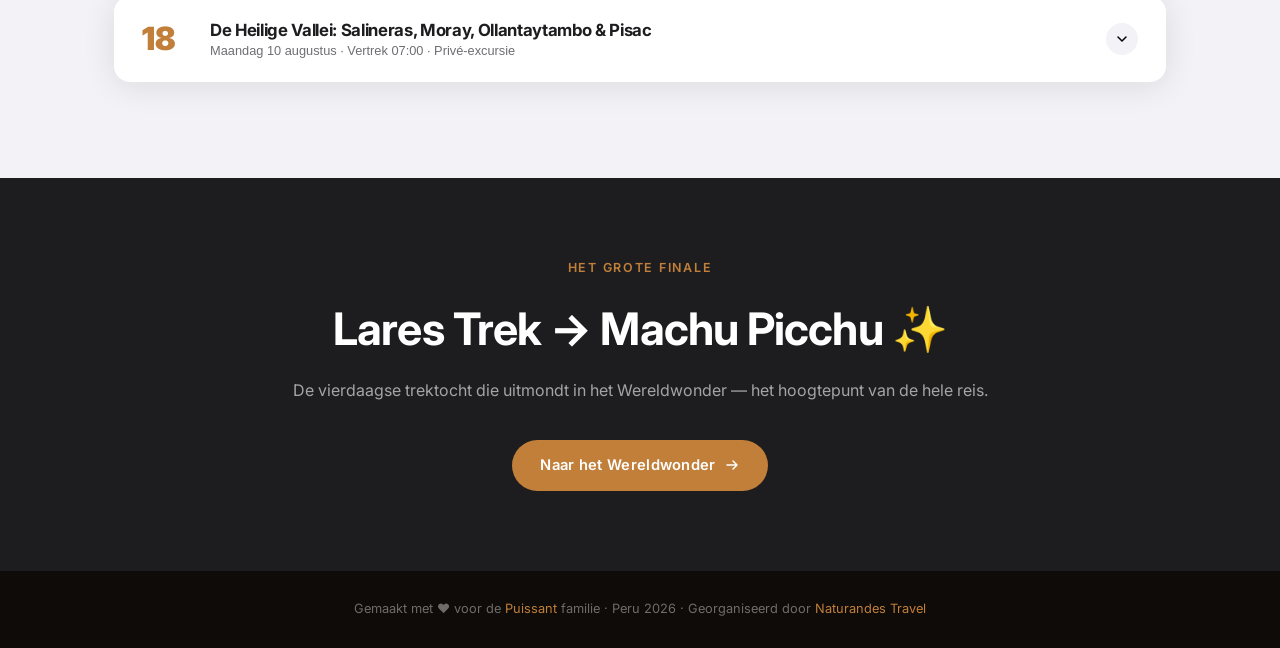
<file: cusco.html>
<!DOCTYPE html>
<html lang="nl">
<head>
  <meta charset="UTF-8" />
  <meta name="viewport" content="width=device-width, initial-scale=1.0" />
  <title>Cusco & de Heilige Vallei — Puissant Peru 2026</title>
  <link rel="stylesheet" href="css/style.css" />
</head>
<body>

  <nav class="hoofdnav">
    <div class="nav-binnen">
      <a href="index.html" class="nav-logo">Puissant <span>Peru</span> 2026</a>
      <ul class="nav-links">
        <li><a href="index.html">Overzicht</a></li>
        <li><a href="huaraz.html">Huaraz</a></li>
        <li><a href="paracas-ica.html">Paracas & Ica</a></li>
        <li><a href="arequipa.html">Arequipa</a></li>
        <li><a href="cusipata.html">Cusipata</a></li>
        <li><a href="cusco.html" class="actief">Cusco</a></li>
        <li><a href="machu-picchu.html">Machu Picchu</a></li>
        <li><a href="lima.html">Lima</a></li>
      </ul>
      <button class="nav-hamburger"><span></span><span></span><span></span></button>
    </div>
    <nav class="nav-mobiel">
      <a href="index.html">🏠 Overzicht</a>
      <a href="huaraz.html">🏔️ Huaraz</a>
      <a href="paracas-ica.html">🌊 Paracas & Ica</a>
      <a href="arequipa.html">🦅 Arequipa</a>
      <a href="cusipata.html">🌈 Cusipata</a>
      <a href="cusco.html">🏛️ Cusco</a>
      <a href="machu-picchu.html">✨ Machu Picchu</a>
      <a href="lima.html">🏙️ Lima</a>
    </nav>
  </nav>

  <section class="hero">
    <div class="hero-foto" style="background-image: url('images/cusco1.jpg');"></div>
    <div class="hero-overlay"></div>
    <div class="hero-inhoud">
      <span class="hero-label">Dag 17–18 · 9–10 augustus 2026</span>
      <h1 class="hero-titel">Cusco &<br>de Heilige Vallei</h1>
      <p class="hero-ondertitel">De Inca-hoofdstad, Sacsayhuaman, de Zonnetempel — en de betoverende Heilige Vallei met Moray, Salineras, Ollantaytambo en Pisac.</p>
    </div>
  </section>

  <section class="intro-sectie fade-in">
    <span class="sectie-label">Blok 5 — Het hart van het Inca-rijk</span>
    <div class="divider"></div>
    <h2>Cusco: de oudste continu bewoonde stad van het continent</h2>
    <p>
      Cusco wordt ook wel het "Kathmandu van Amerika" en de "archeologische hoofdstad van de Amerika's" genoemd.
      De stad ademt 500 jaar Inca-geschiedenis en coloniale architectuur. Twee volle dagen om de stad
      en de omringende Heilige Vallei van de Inca's te verkennen.
    </p>
  </section>

  <div class="sectie-header fade-in">
    <span class="label">Dag voor dag</span>
    <h2>Het programma in detail</h2>
  </div>

  <div class="accordion-container">

    <div class="accordion-item fade-in">
      <button class="accordion-header">
        <div class="accordion-dag-info">
          <span class="accordion-dag-nummer">17</span>
          <div class="accordion-dag-tekst">
            <h3>Stadswandeling Cusco</h3>
            <span class="datum">Zondag 9 augustus · Wandeling 08:00 · Briefing trek 18:00</span>
          </div>
        </div>
        <div class="accordion-pijl"><svg width="16" height="16" viewBox="0 0 16 16" fill="none"><path d="M4 6l4 4 4-4" stroke="currentColor" stroke-width="1.5" stroke-linecap="round" stroke-linejoin="round"/></svg></div>
      </button>
      <div class="accordion-inhoud">
        <div class="accordion-inhoud-binnen">
          <div class="foto-rij">
            <img src="images/cusco2.jpg" alt="Sacsayhuaman Inca vesting Cusco" loading="lazy" />
            <img src="images/cusco3.jpg" alt="Cusco kathedraal Plaza de Armas" loading="lazy" />
            <img src="images/cusco4.jpg" alt="Q'oricancha zonnetempel Cusco" loading="lazy" />
          </div>
          <p>
            Om 08:00 begint de privé-stadswandeling bij de indrukwekkende <strong>Sacsayhuaman</strong> —
            de reusachtige Inca-vesting met stenen die tot 9 meter hoog zijn en honderden tonnen
            wegen. Via de Inca-straten van San Blas lopen we naar de <strong>Q'oricancha</strong>,
            de Zonnetempel, ooit het belangrijkste heiligdom van het Inca-rijk.
          </p>
          <p>
            De wandeling eindigt bij de imposante kathedraal aan de Plaza de Armas. De middag is vrij.
            Om 18:00 of 19:00 komt de gids langs voor de <strong>briefing van de 4-daagse Lares–Inca Trail Trek</strong>.
          </p>
          <div class="links-sectie">
            <a href="https://en.wikipedia.org/wiki/Sacsayhuam%C3%A1n" target="_blank" class="link-chip bezienswaardigheid">🏰 Sacsayhuaman</a>
            <a href="https://en.wikipedia.org/wiki/Qorikancha" target="_blank" class="link-chip bezienswaardigheid">☀️ Q'oricancha Zonnetempel</a>
            <a href="https://en.wikipedia.org/wiki/Cusco_Cathedral" target="_blank" class="link-chip bezienswaardigheid">⛪ Kathedraal van Cusco</a>
            <a href="https://www.rumipunku.com" target="_blank" class="link-chip hotel">🏨 Hotel Rumi Punku</a>
          </div>
        </div>
      </div>
    </div>

    <div class="accordion-item fade-in">
      <button class="accordion-header">
        <div class="accordion-dag-info">
          <span class="accordion-dag-nummer">18</span>
          <div class="accordion-dag-tekst">
            <h3>De Heilige Vallei: Salineras, Moray, Ollantaytambo & Pisac</h3>
            <span class="datum">Maandag 10 augustus · Vertrek 07:00 · Privé-excursie</span>
          </div>
        </div>
        <div class="accordion-pijl"><svg width="16" height="16" viewBox="0 0 16 16" fill="none"><path d="M4 6l4 4 4-4" stroke="currentColor" stroke-width="1.5" stroke-linecap="round" stroke-linejoin="round"/></svg></div>
      </button>
      <div class="accordion-inhoud">
        <div class="accordion-inhoud-binnen">
          <div class="foto-rij">
            <img src="images/cusco5.jpg" alt="Salineras de Maras zoutvelden" loading="lazy" />
            <img src="images/cusco6.jpg" alt="Moray cirkelvormige Inca terrassen" loading="lazy" />
            <img src="images/cusco7.jpg" alt="Ollantaytambo fort Heilige Vallei" loading="lazy" />
          </div>
          <p>
            Een volle dag door de prachtige Heilige Vallei van de Inca's met privéchauffeur en
            Engelssprekende gids:
          </p>
          <p>
            ◆ <strong>Salineras de Maras</strong> — al sinds pre-Inca-tijden worden hier zoutpannen bewerkt,
            honderden terrassen vol roze-wit zout tegen de bergwand.
          </p>
          <p>
            ◆ <strong>Moray</strong> — mysterieuze cirkelvormige terrassen, waarschijnlijk het
            openluchtlaboratorium van de Inca's. Temperatuurverschil tussen boven en onder: 15°C!
          </p>
          <p>
            ◆ <strong>Ollantaytambo</strong> — één van de mooiste Inca-tempels, hier verloegen de Inca's
            de Spaanse Conquistadores. De stad is letterlijk nog op Inca-fundamenten gebouwd.
          </p>
          <p>
            ◆ <strong>Pisac</strong> — indrukwekkend archeologisch complex hoog boven de vallei,
            plus optioneel de beroemde handwerkmarkt in het dorp.
          </p>
          <div class="links-sectie">
            <a href="https://en.wikipedia.org/wiki/Maras,_Cusco" target="_blank" class="link-chip bezienswaardigheid">🧂 Salineras de Maras</a>
            <a href="https://en.wikipedia.org/wiki/Moray_(Inca_ruin)" target="_blank" class="link-chip bezienswaardigheid">🌀 Moray</a>
            <a href="https://en.wikipedia.org/wiki/Ollantaytambo" target="_blank" class="link-chip bezienswaardigheid">🏰 Ollantaytambo</a>
            <a href="https://en.wikipedia.org/wiki/Pisac" target="_blank" class="link-chip bezienswaardigheid">🏛️ Pisac Ruïnes</a>
            <a href="https://en.wikipedia.org/wiki/Sacred_Valley" target="_blank" class="link-chip bezienswaardigheid">🌄 De Heilige Vallei</a>
          </div>
        </div>
      </div>
    </div>

  </div>

  <section class="volgende-stop">
    <p class="label">Het grote finale</p>
    <h2>Lares Trek → Machu Picchu ✨</h2>
    <p>De vierdaagse trektocht die uitmondt in het Wereldwonder — het hoogtepunt van de hele reis.</p>
    <a href="machu-picchu.html" class="knop-primair">
      Naar het Wereldwonder
      <svg width="16" height="16" viewBox="0 0 16 16" fill="none"><path d="M3 8h10M9 4l4 4-4 4" stroke="currentColor" stroke-width="1.5" stroke-linecap="round" stroke-linejoin="round"/></svg>
    </a>
  </section>

  <footer>
    <p>Gemaakt met ❤️ voor de <span>Puissant</span> familie · Peru 2026 · Georganiseerd door <a href="https://www.rondreizenperu.com" target="_blank" style="color:var(--kleur-accent);text-decoration:none;">Naturandes Travel</a></p>
  </footer>
  <script src="js/main.js"></script>
</body>
</html>
</file>
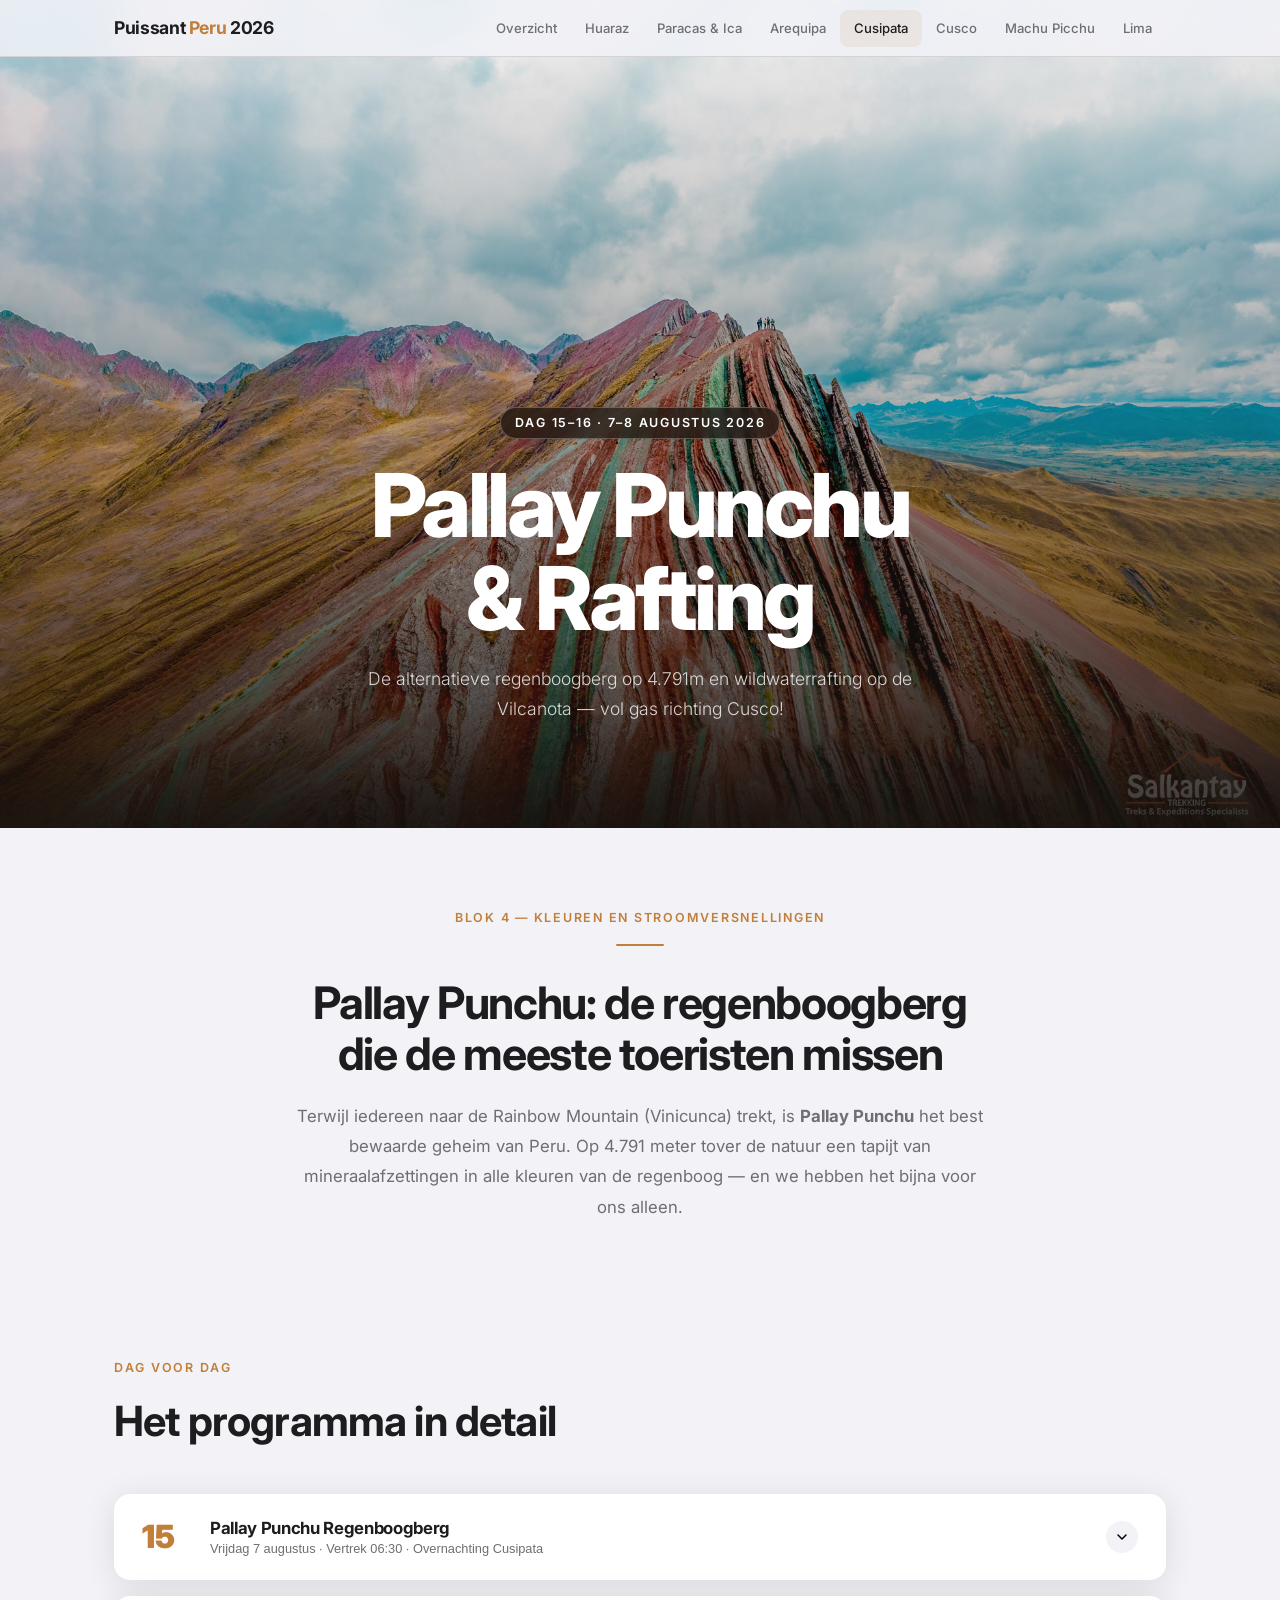
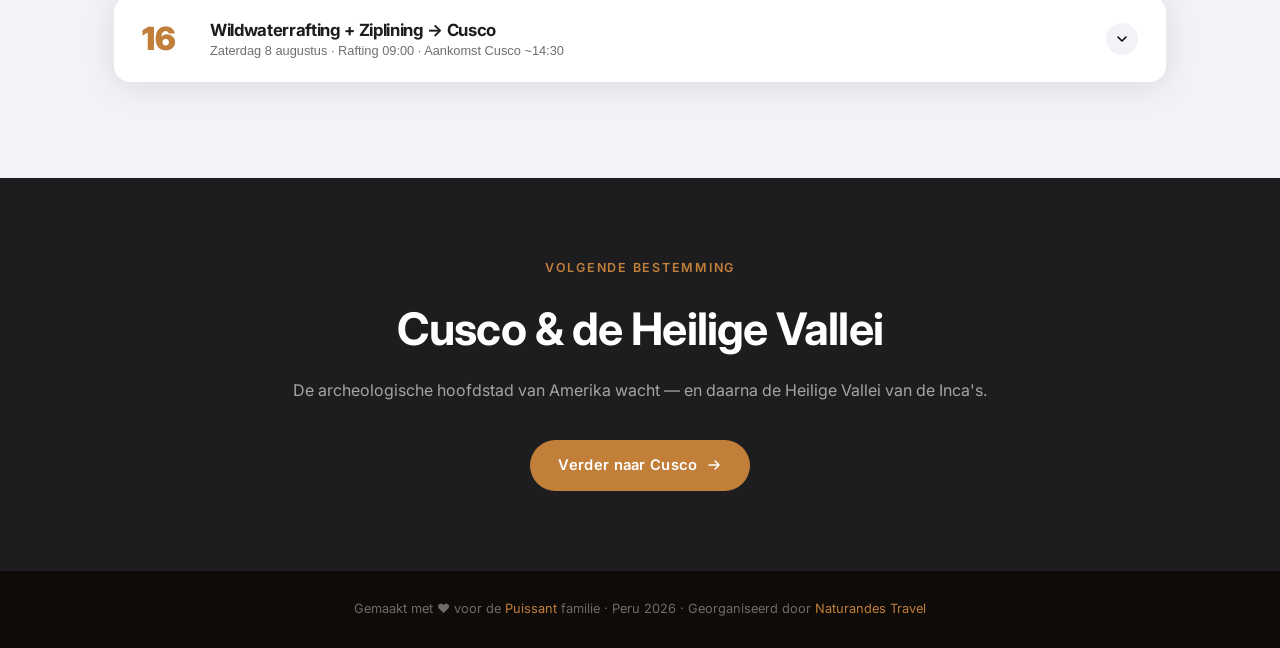
<file: cusipata.html>
<!DOCTYPE html>
<html lang="nl">
<head>
  <meta charset="UTF-8" />
  <meta name="viewport" content="width=device-width, initial-scale=1.0" />
  <title>Pallay Punchu & Rafting — Puissant Peru 2026</title>
  <link rel="stylesheet" href="css/style.css" />
</head>
<body>

  <nav class="hoofdnav">
    <div class="nav-binnen">
      <a href="index.html" class="nav-logo">Puissant <span>Peru</span> 2026</a>
      <ul class="nav-links">
        <li><a href="index.html">Overzicht</a></li>
        <li><a href="huaraz.html">Huaraz</a></li>
        <li><a href="paracas-ica.html">Paracas & Ica</a></li>
        <li><a href="arequipa.html">Arequipa</a></li>
        <li><a href="cusipata.html" class="actief">Cusipata</a></li>
        <li><a href="cusco.html">Cusco</a></li>
        <li><a href="machu-picchu.html">Machu Picchu</a></li>
        <li><a href="lima.html">Lima</a></li>
      </ul>
      <button class="nav-hamburger"><span></span><span></span><span></span></button>
    </div>
    <nav class="nav-mobiel">
      <a href="index.html">🏠 Overzicht</a>
      <a href="huaraz.html">🏔️ Huaraz</a>
      <a href="paracas-ica.html">🌊 Paracas & Ica</a>
      <a href="arequipa.html">🦅 Arequipa</a>
      <a href="cusipata.html">🌈 Cusipata</a>
      <a href="cusco.html">🏛️ Cusco</a>
      <a href="machu-picchu.html">✨ Machu Picchu</a>
      <a href="lima.html">🏙️ Lima</a>
    </nav>
  </nav>

  <section class="hero">
    <div class="hero-foto" style="background-image: url('images/pallay1.jpg');"></div>
    <div class="hero-overlay"></div>
    <div class="hero-inhoud">
      <span class="hero-label">Dag 15–16 · 7–8 augustus 2026</span>
      <h1 class="hero-titel">Pallay Punchu<br>& Rafting</h1>
      <p class="hero-ondertitel">De alternatieve regenboogberg op 4.791m en wildwaterrafting op de Vilcanota — vol gas richting Cusco!</p>
    </div>
  </section>

  <section class="intro-sectie fade-in">
    <span class="sectie-label">Blok 4 — Kleuren en stroomversnellingen</span>
    <div class="divider"></div>
    <h2>Pallay Punchu: de regenboogberg die de meeste toeristen missen</h2>
    <p>
      Terwijl iedereen naar de Rainbow Mountain (Vinicunca) trekt, is <strong>Pallay Punchu</strong>
      het best bewaarde geheim van Peru. Op 4.791 meter tover de natuur een tapijt van
      mineraalafzettingen in alle kleuren van de regenboog — en we hebben het bijna
      voor ons alleen.
    </p>
  </section>

  <div class="sectie-header fade-in">
    <span class="label">Dag voor dag</span>
    <h2>Het programma in detail</h2>
  </div>

  <div class="accordion-container">

    <div class="accordion-item fade-in">
      <button class="accordion-header">
        <div class="accordion-dag-info">
          <span class="accordion-dag-nummer">15</span>
          <div class="accordion-dag-tekst">
            <h3>Pallay Punchu Regenboogberg</h3>
            <span class="datum">Vrijdag 7 augustus · Vertrek 06:30 · Overnachting Cusipata</span>
          </div>
        </div>
        <div class="accordion-pijl"><svg width="16" height="16" viewBox="0 0 16 16" fill="none"><path d="M4 6l4 4 4-4" stroke="currentColor" stroke-width="1.5" stroke-linecap="round" stroke-linejoin="round"/></svg></div>
      </button>
      <div class="accordion-inhoud">
        <div class="accordion-inhoud-binnen">
          <div class="foto-rij">
            <img src="images/pallay2.jpg" alt="Pallay Punchu kleurrijke berghellingen" loading="lazy" />
            <img src="images/pallay3.jpg" alt="Laguna Langui bergmeer omgeving Cusipata" loading="lazy" />
          </div>
          <p>
            Om 06:30 vertrekt de groep vanuit Yanque voor een prachtige rit van 6 uur naar de
            Langui Lagune — met meerdere stops bij traditionele dorpjes zoals Tuti en Sibayo,
            het "kasteel" van Callalli, de Condorama Dam op 4.737m en het stenen bos van Yauri.
          </p>
          <p>
            Bij het <strong>Langui Meer (25 km lang)</strong> — een perfecte picknick-plek — ontmoeten we
            de gids voor de wandeling naar Pallay Punchu. De korte wandeling (3 km heen en terug,
            45 min klimmen) beloont ons met 360° panorama en de ongelooflijke regenboogkleurige
            mineraalformaties op 4.791 meter.
          </p>
          <p>
            's Avonds logeren we in de <strong>Cusipata River Lodge</strong> — met kampvuur, sauna, tuin
            en een diner aan de rivier. 🔥
          </p>
          <div class="links-sectie">
            <a href="https://en.wikipedia.org/wiki/Pallay_Punchu" target="_blank" class="link-chip bezienswaardigheid">🌈 Pallay Punchu</a>
            <a href="https://www.cusipatariverlodge.com" target="_blank" class="link-chip hotel">🏡 Cusipata River Lodge</a>
          </div>
        </div>
      </div>
    </div>

    <div class="accordion-item fade-in">
      <button class="accordion-header">
        <div class="accordion-dag-info">
          <span class="accordion-dag-nummer">16</span>
          <div class="accordion-dag-tekst">
            <h3>Wildwaterrafting + Ziplining → Cusco</h3>
            <span class="datum">Zaterdag 8 augustus · Rafting 09:00 · Aankomst Cusco ~14:30</span>
          </div>
        </div>
        <div class="accordion-pijl"><svg width="16" height="16" viewBox="0 0 16 16" fill="none"><path d="M4 6l4 4 4-4" stroke="currentColor" stroke-width="1.5" stroke-linecap="round" stroke-linejoin="round"/></svg></div>
      </button>
      <div class="accordion-inhoud">
        <div class="accordion-inhoud-binnen">
          <div class="foto-rij">
            <img src="images/pallay4.jpg" alt="Wildwaterrafting Vilcanota rivier Cusipata" loading="lazy" />
            <img src="images/pallay5.jpg" alt="Ziplining boven de vallei Cusipata" loading="lazy" />
          </div>
          <p>
            Na het ontbijt is het tijd voor actie! Met helm, neoprene wetsuit en peddel bestormen
            we de <strong>Vilcanota rivier</strong> — de bovenloop van de Urubamba, met nog schoon
            glaciaalwater. Klasse 2 tot 3+ stroomversnellingen, een ervaren instructeur in de raft
            en een veiligheidskajak die ons volgt. Duur: ca. 2 uur.
          </p>
          <p>
            Daarna optioneel: <strong>ziplining</strong> over de rivier via 2 kabels van elk 100 meter.
            Na de lunch is het in 2 uur rijden naar Cusco — aankomst ~14:30.
          </p>
          <div class="links-sectie">
            <a href="https://en.wikipedia.org/wiki/Vilcanota_River" target="_blank" class="link-chip bezienswaardigheid">🌊 Vilcanota Rivier</a>
            <a href="https://www.rumipunku.com" target="_blank" class="link-chip hotel">🏨 Hotel Rumi Punku Cusco</a>
          </div>
        </div>
      </div>
    </div>

  </div>

  <section class="volgende-stop">
    <p class="label">Volgende bestemming</p>
    <h2>Cusco & de Heilige Vallei</h2>
    <p>De archeologische hoofdstad van Amerika wacht — en daarna de Heilige Vallei van de Inca's.</p>
    <a href="cusco.html" class="knop-primair">
      Verder naar Cusco
      <svg width="16" height="16" viewBox="0 0 16 16" fill="none"><path d="M3 8h10M9 4l4 4-4 4" stroke="currentColor" stroke-width="1.5" stroke-linecap="round" stroke-linejoin="round"/></svg>
    </a>
  </section>

  <footer>
    <p>Gemaakt met ❤️ voor de <span>Puissant</span> familie · Peru 2026 · Georganiseerd door <a href="https://www.rondreizenperu.com" target="_blank" style="color:var(--kleur-accent);text-decoration:none;">Naturandes Travel</a></p>
  </footer>
  <script src="js/main.js"></script>
</body>
</html>
</file>
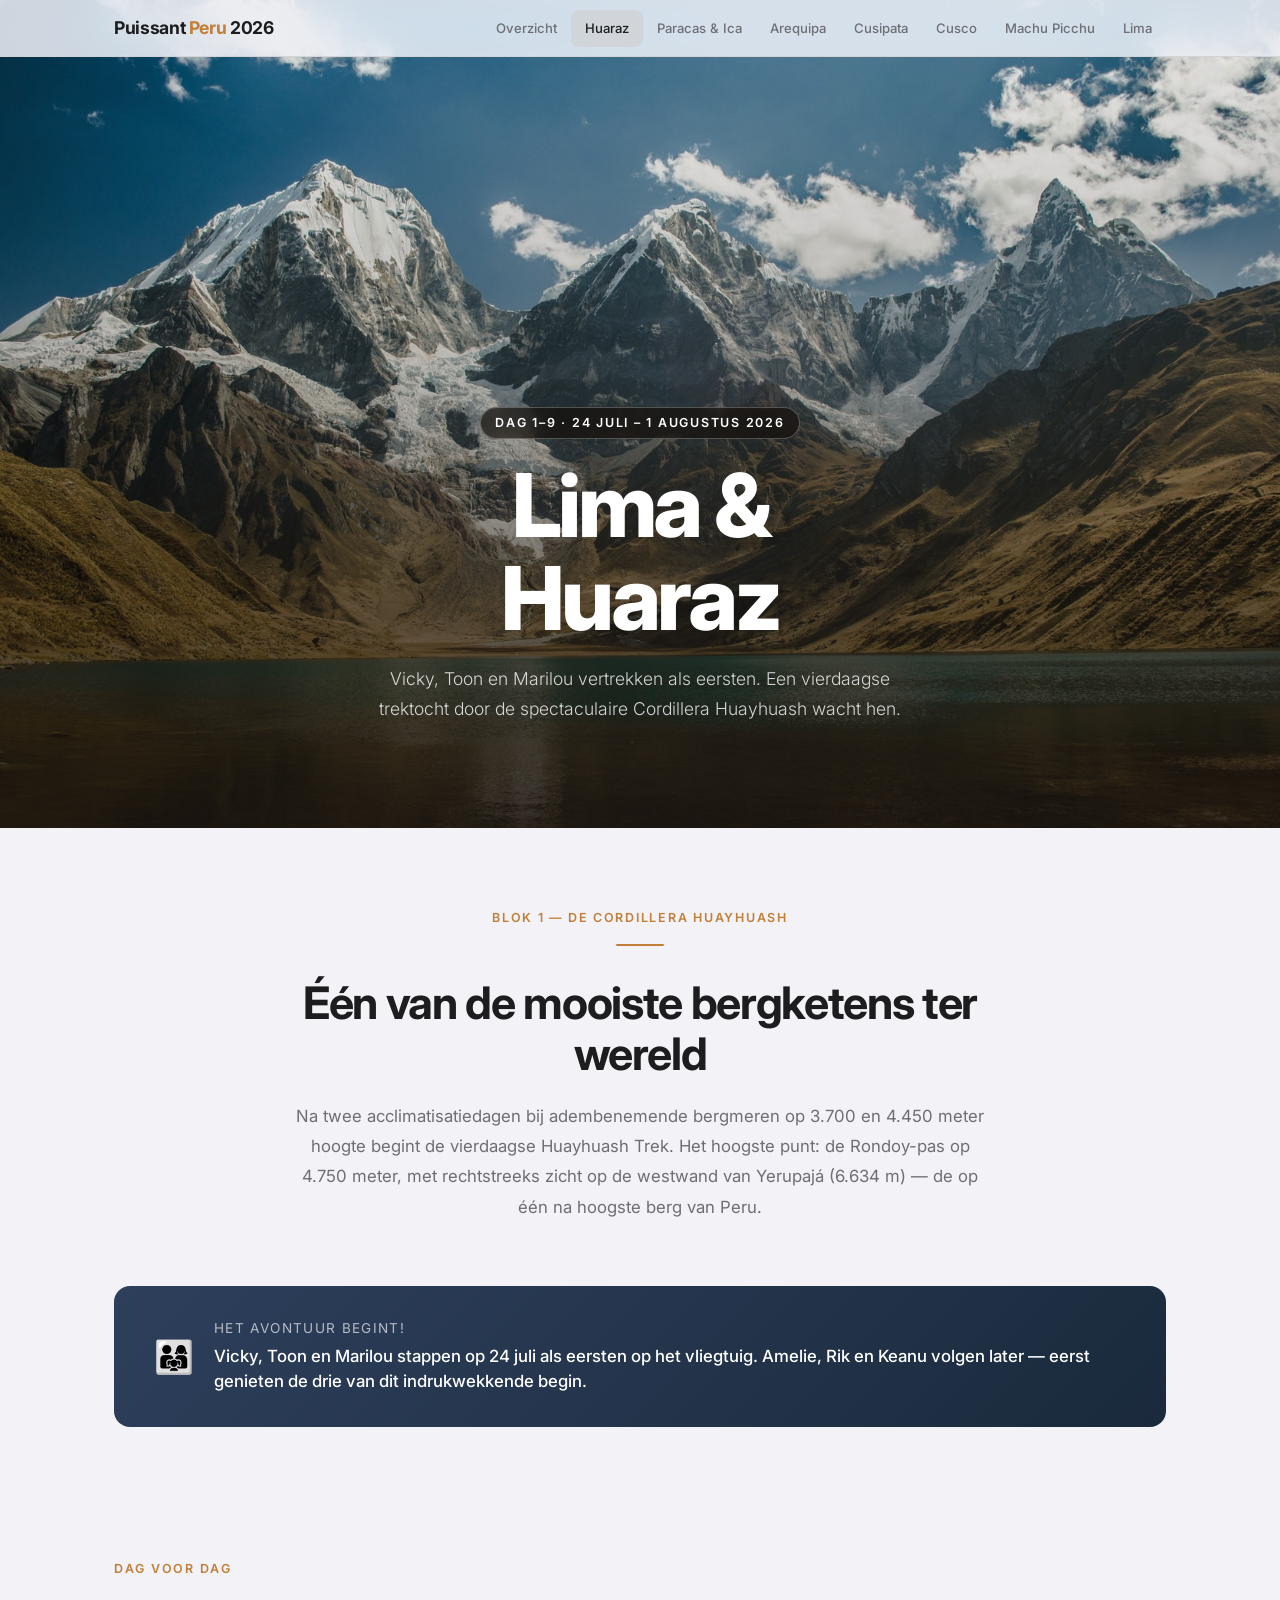
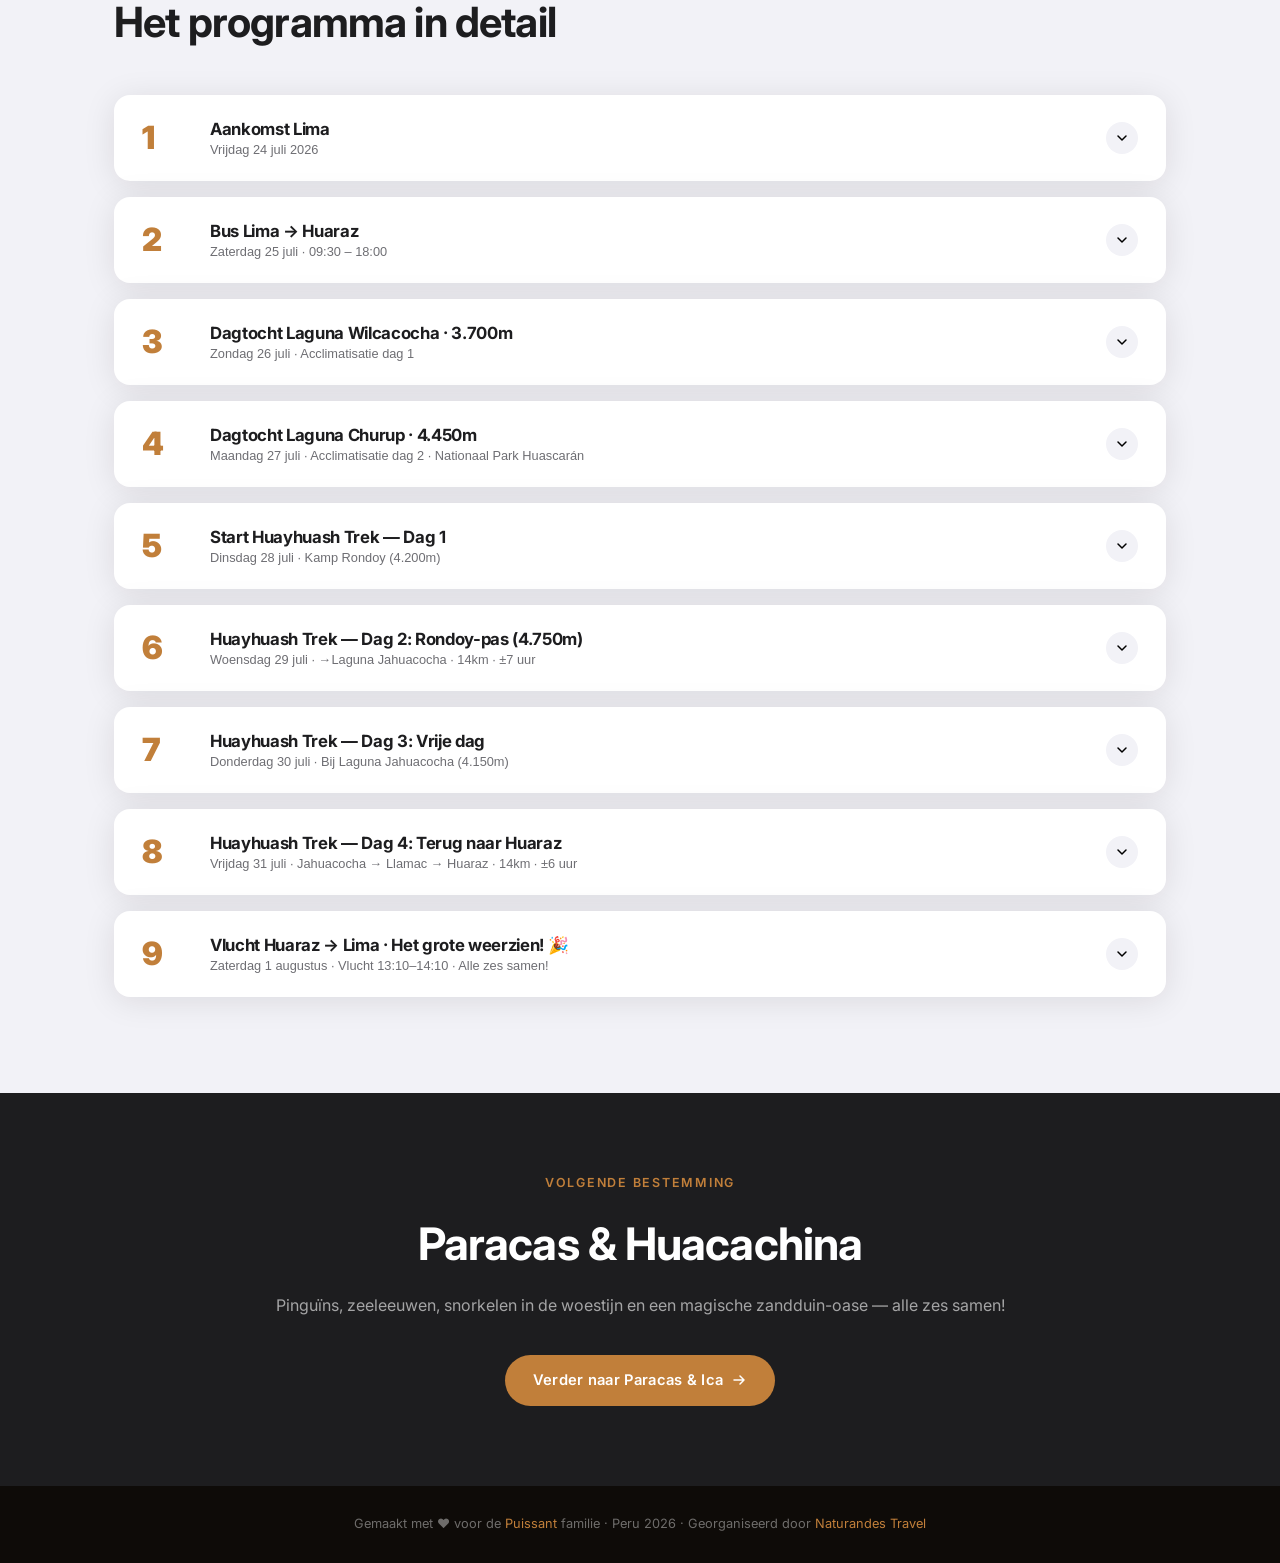
<file: huaraz.html>
<!doctype html>
<html lang="nl">
  <head>
    <meta charset="UTF-8" />
    <meta name="viewport" content="width=device-width, initial-scale=1.0" />
    <title>Huaraz & Huayhuash Trek — Puissant Peru 2026</title>
    <link rel="stylesheet" href="css/style.css" />
  </head>
  <body>
    <nav class="hoofdnav">
      <div class="nav-binnen">
        <a href="index.html" class="nav-logo"
          >Puissant <span>Peru</span> 2026</a
        >
        <ul class="nav-links">
          <li><a href="index.html">Overzicht</a></li>
          <li><a href="huaraz.html" class="actief">Huaraz</a></li>
          <li><a href="paracas-ica.html">Paracas & Ica</a></li>
          <li><a href="arequipa.html">Arequipa</a></li>
          <li><a href="cusipata.html">Cusipata</a></li>
          <li><a href="cusco.html">Cusco</a></li>
          <li><a href="machu-picchu.html">Machu Picchu</a></li>
          <li><a href="lima.html">Lima</a></li>
        </ul>
        <button class="nav-hamburger" aria-label="Menu openen">
          <span></span><span></span><span></span>
        </button>
      </div>
      <nav class="nav-mobiel">
        <a href="index.html">🏠 Overzicht</a>
        <a href="huaraz.html">🏔️ Huaraz</a>
        <a href="paracas-ica.html">🌊 Paracas & Ica</a>
        <a href="arequipa.html">🦅 Arequipa</a>
        <a href="cusipata.html">🌈 Cusipata</a>
        <a href="cusco.html">🏛️ Cusco</a>
        <a href="machu-picchu.html">✨ Machu Picchu</a>
        <a href="lima.html">🏙️ Lima</a>
      </nav>
    </nav>

    <!-- HERO: Cordillera Blanca sneeuwtoppen boven Huaraz -->
    <section class="hero">
      <div
        class="hero-foto"
        style="background-image: url(&quot;images/huayhuash.jpg&quot;)"
      ></div>
      <div class="hero-overlay"></div>
      <div class="hero-inhoud">
        <span class="hero-label">Dag 1–9 · 24 juli – 1 augustus 2026</span>
        <h1 class="hero-titel">Lima &<br />Huaraz</h1>
        <p class="hero-ondertitel">
          Vicky, Toon en Marilou vertrekken als eersten. Een vierdaagse
          trektocht door de spectaculaire Cordillera Huayhuash wacht hen.
        </p>
      </div>
    </section>

    <section class="intro-sectie fade-in">
      <span class="sectie-label">Blok 1 — De Cordillera Huayhuash</span>
      <div class="divider"></div>
      <h2>Één van de mooiste bergketens ter wereld</h2>
      <p>
        Na twee acclimatisatiedagen bij adembenemende bergmeren op 3.700 en
        4.450 meter hoogte begint de vierdaagse Huayhuash Trek. Het hoogste
        punt: de Rondoy-pas op 4.750 meter, met rechtstreeks zicht op de
        westwand van Yerupajá (6.634 m) — de op één na hoogste berg van Peru.
      </p>
    </section>

    <div class="moment-banner fade-in">
      <div class="moment-banner-binnen">
        <div class="moment-banner-icon">👨‍👩‍👧</div>
        <div class="moment-banner-tekst">
          <p>Het avontuur begint!</p>
          <strong
            >Vicky, Toon en Marilou stappen op 24 juli als eersten op het
            vliegtuig. Amelie, Rik en Keanu volgen later — eerst genieten de
            drie van dit indrukwekkende begin.</strong
          >
        </div>
      </div>
    </div>

    <div class="sectie-header fade-in">
      <span class="label">Dag voor dag</span>
      <h2>Het programma in detail</h2>
    </div>

    <div class="accordion-container">
      <!-- DAG 1 -->
      <div class="accordion-item fade-in">
        <button class="accordion-header">
          <div class="accordion-dag-info">
            <span class="accordion-dag-nummer">1</span>
            <div class="accordion-dag-tekst">
              <h3>Aankomst Lima</h3>
              <span class="datum">Vrijdag 24 juli 2026</span>
            </div>
          </div>
          <div class="accordion-pijl">
            <svg width="16" height="16" viewBox="0 0 16 16" fill="none">
              <path
                d="M4 6l4 4 4-4"
                stroke="currentColor"
                stroke-width="1.5"
                stroke-linecap="round"
                stroke-linejoin="round"
              />
            </svg>
          </div>
        </button>
        <div class="accordion-inhoud">
          <div class="accordion-inhoud-binnen">
            <div class="foto-rij">
              <!-- Lima: kustlijn Miraflores en stadscentrum -->
              <img
                src="images/lima.jpg"
                alt="Lima Peru kustlijn Miraflores"
                loading="lazy"
              />
              <img
                src="images/lima2.jpg"
                alt="Lima stadsgezicht Peru"
                loading="lazy"
              />
            </div>
            <p>
              Na de lange vlucht vanuit Amsterdam worden Vicky, Toon en Marilou
              opgewacht bij de luchthaven van Lima door een medewerker van
              Naturandes Travel. Ze worden naar hun hotel in
              <strong>Miraflores</strong> gebracht — de mooiste wijk van Lima,
              direct aan de kliffen boven de Stille Oceaan.
            </p>
            <p>
              Afhankelijk van de aankomsttijd is er tijd voor een eerste
              verkenning: de boulevard langs de kliffen, de levendige Parque
              Kennedy, of gewoon uitrusten na de lange vlucht.
            </p>
            <div class="links-sectie">
              <a
                href="https://www.antiguamiraflores.com"
                target="_blank"
                class="link-chip hotel"
                >🏨 Antigua Miraflores Hotel</a
              >
              <a
                href="https://en.wikipedia.org/wiki/Miraflores_District,_Lima"
                target="_blank"
                class="link-chip bezienswaardigheid"
                >🗺️ Wijk Miraflores</a
              >
            </div>
          </div>
        </div>
      </div>

      <!-- DAG 2 -->
      <div class="accordion-item fade-in">
        <button class="accordion-header">
          <div class="accordion-dag-info">
            <span class="accordion-dag-nummer">2</span>
            <div class="accordion-dag-tekst">
              <h3>Bus Lima → Huaraz</h3>
              <span class="datum">Zaterdag 25 juli · 09:30 – 18:00</span>
            </div>
          </div>
          <div class="accordion-pijl">
            <svg width="16" height="16" viewBox="0 0 16 16" fill="none">
              <path
                d="M4 6l4 4 4-4"
                stroke="currentColor"
                stroke-width="1.5"
                stroke-linecap="round"
                stroke-linejoin="round"
              />
            </svg>
          </div>
        </button>
        <div class="accordion-inhoud">
          <div class="accordion-inhoud-binnen">
            <div class="foto-rij">
              <!-- Andeslandschap vanuit de weg + besneeuwde Cordillera Blanca toppen -->
              <img
                src="images/andes.jpg"
                alt="Andes berglandschap vanuit de weg rijdend"
                loading="lazy"
              />
              <img
                src="images/andes2.jpg"
                alt="Besneeuwde Cordillera Blanca bergtoppen"
                loading="lazy"
              />
            </div>
            <p>
              Om 08:45 worden we opgehaald voor de busrit met
              <strong>Cruz del Sur</strong> — Peru's meest betrouwbare
              busmaatschappij. De bus vertrekt om 09:30 en rijdt 8,5 uur door
              een landschap dat langzaam verandert van kust naar hooggebergte.
              Aankomst in Huaraz (3.050m) rond 18:00.
            </p>
            <p>
              Huaraz is de poort naar de Cordillera Blanca — 's werelds hoogste
              tropische bergketen, met 722 gletsjers en 882 meren in Nationaal
              Park Huascarán.
            </p>
            <div class="links-sectie">
              <a
                href="https://www.cruzdelsur.com.pe"
                target="_blank"
                class="link-chip activiteit"
                >🚌 Cruz del Sur Bus</a
              >
              <a
                href="https://sshuaraz.com"
                target="_blank"
                class="link-chip hotel"
                >🏨 San Sebastian Boutique Hotel</a
              >
              <a
                href="https://en.wikipedia.org/wiki/Huaraz"
                target="_blank"
                class="link-chip bezienswaardigheid"
                >🏔️ Over Huaraz</a
              >
            </div>
          </div>
        </div>
      </div>

      <!-- DAG 3 -->
      <div class="accordion-item fade-in">
        <button class="accordion-header">
          <div class="accordion-dag-info">
            <span class="accordion-dag-nummer">3</span>
            <div class="accordion-dag-tekst">
              <h3>Dagtocht Laguna Wilcacocha · 3.700m</h3>
              <span class="datum">Zondag 26 juli · Acclimatisatie dag 1</span>
            </div>
          </div>
          <div class="accordion-pijl">
            <svg width="16" height="16" viewBox="0 0 16 16" fill="none">
              <path
                d="M4 6l4 4 4-4"
                stroke="currentColor"
                stroke-width="1.5"
                stroke-linecap="round"
                stroke-linejoin="round"
              />
            </svg>
          </div>
        </button>
        <div class="accordion-inhoud">
          <div class="accordion-inhoud-binnen">
            <div class="foto-rij">
              <!-- Turquoise bergmeer Cordillera Blanca (Laguna 69, Peru) + luchtfoto bergmeer -->
              <img
                src="images/laguna1.jpg"
                alt="Turquoise bergmeer met besneeuwde toppen Andes Peru"
                loading="lazy"
              />
              <img
                src="images/laguna2.jpg"
                alt="Uitzicht over vallei Huaraz"
                loading="lazy"
              />
            </div>
            <p>
              Met een privéchauffeur naar
              <strong>Laguna Wilcacocha op 3.700 meter</strong> — één van de
              mooiste uitzichtpunten van de regio. De wandeling heen en terug
              duurt 3 uur langs traditionele bergdorpjes en lokale vegetatie.
              Het meer biedt een spectaculair panorama op de besneeuwde toppen
              van de Cordillera Blanca, weerspiegeld in het wateroppervlak.
            </p>
            <div class="links-sectie">
              <a
                href="https://en.wikipedia.org/wiki/Cordillera_Blanca"
                target="_blank"
                class="link-chip bezienswaardigheid"
                >⛰️ Cordillera Blanca</a
              >
              <a
                href="https://sshuaraz.com"
                target="_blank"
                class="link-chip hotel"
                >🏨 San Sebastian Boutique Hotel</a
              >
            </div>
          </div>
        </div>
      </div>

      <!-- DAG 4 -->
      <div class="accordion-item fade-in">
        <button class="accordion-header">
          <div class="accordion-dag-info">
            <span class="accordion-dag-nummer">4</span>
            <div class="accordion-dag-tekst">
              <h3>Dagtocht Laguna Churup · 4.450m</h3>
              <span class="datum"
                >Maandag 27 juli · Acclimatisatie dag 2 · Nationaal Park
                Huascarán</span
              >
            </div>
          </div>
          <div class="accordion-pijl">
            <svg width="16" height="16" viewBox="0 0 16 16" fill="none">
              <path
                d="M4 6l4 4 4-4"
                stroke="currentColor"
                stroke-width="1.5"
                stroke-linecap="round"
                stroke-linejoin="round"
              />
            </svg>
          </div>
        </button>
        <div class="accordion-inhoud">
          <div class="accordion-inhoud-binnen">
            <div class="foto-rij">
              <!-- Backpacker bij turquoise gletsjermeer Cordillera Blanca + rotsachtig bergpad -->
              <img
                src="images/churup1.jpg"
                alt="Laguna Churup turquoise gletsjermeer"
                loading="lazy"
              />
              <img
                src="images/churup2.jpg"
                alt="Rotsachtig bergpad Churup"
                loading="lazy"
              />
            </div>
            <p>
              Naar <strong>Laguna Churup op 4.450 meter</strong> — bekend om
              haar intens turquoizen water omringd door steile rotswanden. De
              wandeling (4–5 uur heen en terug) kent een avontuurlijk moment: op
              een bepaald punt gebruik je een vaste kabel om jezelf omhoog te
              hijsen langs de rotswand.
            </p>
            <div class="links-sectie">
              <a
                href="https://en.wikipedia.org/wiki/Huascar%C3%A1n_National_Park"
                target="_blank"
                class="link-chip bezienswaardigheid"
                >🌿 Nationaal Park Huascarán (UNESCO)</a
              >
              <a
                href="https://sshuaraz.com"
                target="_blank"
                class="link-chip hotel"
                >🏨 San Sebastian Boutique Hotel</a
              >
            </div>
          </div>
        </div>
      </div>

      <!-- DAG 5 -->
      <div class="accordion-item fade-in">
        <button class="accordion-header">
          <div class="accordion-dag-info">
            <span class="accordion-dag-nummer">5</span>
            <div class="accordion-dag-tekst">
              <h3>Start Huayhuash Trek — Dag 1</h3>
              <span class="datum">Dinsdag 28 juli · Kamp Rondoy (4.200m)</span>
            </div>
          </div>
          <div class="accordion-pijl">
            <svg width="16" height="16" viewBox="0 0 16 16" fill="none">
              <path
                d="M4 6l4 4 4-4"
                stroke="currentColor"
                stroke-width="1.5"
                stroke-linecap="round"
                stroke-linejoin="round"
              />
            </svg>
          </div>
        </button>
        <div class="accordion-inhoud">
          <div class="accordion-inhoud-binnen">
            <div class="foto-rij">
              <!-- Hoog Andeslandschap met bergtoppen + bergkamp op 4200m -->
              <img
                src="images/trek1.jpg"
                alt="Hoog Andeslandschap begin Huayhuash trek"
                loading="lazy"
              />
              <img
                src="images/trek2.jpg"
                alt="Tentenkamp in de Huayhuash hoogvlakte"
                loading="lazy"
              />
            </div>
            <p>
              Om 08:00 vertrekt de groep vanuit Huaraz. Via het dorp Chiquián,
              valleien met cactussen en struikgewas wordt kampeerplaats
              <strong>Rondoy (4.200m)</strong> bereikt — met de eerste
              indrukwekkende zichten op de Cordillera Huayhuash. Vandaag geen
              steile klimmen: een rustige acclimatisatiedag voor wat morgen
              komt.
            </p>
            <div class="links-sectie">
              <a
                href="https://en.wikipedia.org/wiki/Cordillera_Huayhuash"
                target="_blank"
                class="link-chip bezienswaardigheid"
                >🏔️ Cordillera Huayhuash</a
              >
              <a
                href="https://en.wikipedia.org/wiki/Yerupaj%C3%A1"
                target="_blank"
                class="link-chip bezienswaardigheid"
                >⛰️ Yerupajá (6.634m)</a
              >
            </div>
          </div>
        </div>
      </div>

      <!-- DAG 6 -->
      <div class="accordion-item fade-in">
        <button class="accordion-header">
          <div class="accordion-dag-info">
            <span class="accordion-dag-nummer">6</span>
            <div class="accordion-dag-tekst">
              <h3>Huayhuash Trek — Dag 2: Rondoy-pas (4.750m)</h3>
              <span class="datum"
                >Woensdag 29 juli · →Laguna Jahuacocha · 14km · ±7 uur</span
              >
            </div>
          </div>
          <div class="accordion-pijl">
            <svg width="16" height="16" viewBox="0 0 16 16" fill="none">
              <path
                d="M4 6l4 4 4-4"
                stroke="currentColor"
                stroke-width="1.5"
                stroke-linecap="round"
                stroke-linejoin="round"
              />
            </svg>
          </div>
        </button>
        <div class="accordion-inhoud">
          <div class="accordion-inhoud-binnen">
            <div class="foto-rij">
              <!-- Spectaculair bergpas met sneeuw en uitzicht + gletsjermeer met bergtoppen -->
              <img
                src="images/trek3.jpg"
                alt="Gletsjermeer Jahuacocha Huayhuash"
                loading="lazy"
              />
              <img
                src="images/trek4.jpg"
                alt="Bergspiegelreflectie sneeuwtoppen Huayhuash"
                loading="lazy"
              />
            </div>
            <p>
              De zwaarste maar meest spectaculaire dag! Een lange klim naar de
              <strong>Rondoy-pas op 4.750 meter</strong> met panoramisch zicht
              op Yerupajá (6.634m) en zijn imposante westwand van 1.100 meter
              hoog. De afdaling voert langs het melkblauwe gletsjermeer
              Solteracocha naar de schitterende
              <strong>Laguna Jahuacocha (4.150m)</strong>.
            </p>
          </div>
        </div>
      </div>

      <!-- DAG 7 -->
      <div class="accordion-item fade-in">
        <button class="accordion-header">
          <div class="accordion-dag-info">
            <span class="accordion-dag-nummer">7</span>
            <div class="accordion-dag-tekst">
              <h3>Huayhuash Trek — Dag 3: Vrije dag</h3>
              <span class="datum"
                >Donderdag 30 juli · Bij Laguna Jahuacocha (4.150m)</span
              >
            </div>
          </div>
          <div class="accordion-pijl">
            <svg width="16" height="16" viewBox="0 0 16 16" fill="none">
              <path
                d="M4 6l4 4 4-4"
                stroke="currentColor"
                stroke-width="1.5"
                stroke-linecap="round"
                stroke-linejoin="round"
              />
            </svg>
          </div>
        </button>
        <div class="accordion-inhoud">
          <div class="accordion-inhoud-binnen">
            <div class="foto-rij">
              <!-- Bergkamp aan meer + vissen in bergmeer -->
              <img
                src="images/trek5.jpg"
                alt="Rustdag bij meer Laguna Jahuacocha"
                loading="lazy"
              />
              <img
                src="images/trek6.jpg"
                alt="Sterrenhemel boven bergkamp Huayhuash"
                loading="lazy"
              />
            </div>
            <p>
              Een rust- en keuzevrijdag aan de oevers van Laguna Jahuacocha.
              Keuze uit een dagwandeling naar de
              <strong>Yaucha-pas (4.847m)</strong>, een tocht naar het
              gletsjermeer Rasaccocha, of gewoon ontspannen. Forel vissen kan
              ook — en met geluk haal je een koud biertje aan de boerderij
              achter het kamp. 🎣🍺
            </p>
          </div>
        </div>
      </div>

      <!-- DAG 8 -->
      <div class="accordion-item fade-in">
        <button class="accordion-header">
          <div class="accordion-dag-info">
            <span class="accordion-dag-nummer">8</span>
            <div class="accordion-dag-tekst">
              <h3>Huayhuash Trek — Dag 4: Terug naar Huaraz</h3>
              <span class="datum"
                >Vrijdag 31 juli · Jahuacocha → Llamac → Huaraz · 14km · ±6
                uur</span
              >
            </div>
          </div>
          <div class="accordion-pijl">
            <svg width="16" height="16" viewBox="0 0 16 16" fill="none">
              <path
                d="M4 6l4 4 4-4"
                stroke="currentColor"
                stroke-width="1.5"
                stroke-linecap="round"
                stroke-linejoin="round"
              />
            </svg>
          </div>
        </button>
        <div class="accordion-inhoud">
          <div class="accordion-inhoud-binnen">
            <div class="foto-rij">
              <!-- Afdaling bergpad naar groene vallei -->
              <img
                src="images/trek7.jpg"
                alt="Afdaling richting Llamac Huaraz"
                loading="lazy"
              />
            </div>
            <p>
              Na een vroege start en een laatste blik op Jahuacocha beginnen we
              aan de terugweg. Via de <strong>Pampa Llamac (4.300m)</strong> —
              met een laatste panorama over de hele Cordillera Huayhuash — daalt
              de groep af naar het dorp Llamac waar de bus klaarstaat. Aankomst
              Huaraz ~17:00. Welverdiende warme douche! 🚿
            </p>
            <div class="links-sectie">
              <a
                href="https://sshuaraz.com"
                target="_blank"
                class="link-chip hotel"
                >🏨 San Sebastian Boutique Hotel</a
              >
            </div>
          </div>
        </div>
      </div>

      <!-- DAG 9 -->
      <div class="accordion-item fade-in">
        <button class="accordion-header">
          <div class="accordion-dag-info">
            <span class="accordion-dag-nummer">9</span>
            <div class="accordion-dag-tekst">
              <h3>Vlucht Huaraz → Lima · Het grote weerzien! 🎉</h3>
              <span class="datum"
                >Zaterdag 1 augustus · Vlucht 13:10–14:10 · Alle zes
                samen!</span
              >
            </div>
          </div>
          <div class="accordion-pijl">
            <svg width="16" height="16" viewBox="0 0 16 16" fill="none">
              <path
                d="M4 6l4 4 4-4"
                stroke="currentColor"
                stroke-width="1.5"
                stroke-linecap="round"
                stroke-linejoin="round"
              />
            </svg>
          </div>
        </button>
        <div class="accordion-inhoud">
          <div class="accordion-inhoud-binnen">
            <div class="foto-rij">
              <img
                src="images/vlieg1.jpg"
                alt="Vlucht Huaraz naar Lima"
                loading="lazy"
              />
            </div>
            <p>
              Om 10:45 vertrekken Vicky, Toon en Marilou naar de luchthaven van
              Anta voor de LATAM-vlucht naar Lima (13:10–14:10). In Lima wacht
              het blijde weerzien met...
              <strong>Amelie, Rik en Keanu!</strong>
            </p>
            <p>
              🎊 <strong>Vanaf vandaag zijn we met z'n zessen!</strong> De rest
              van de reis trekken alle zes samen verder door Peru.
            </p>
            <div class="links-sectie">
              <a
                href="https://www.latamairlines.com"
                target="_blank"
                class="link-chip activiteit"
                >✈️ LATAM Airlines</a
              >
              <a
                href="https://www.antiguamiraflores.com"
                target="_blank"
                class="link-chip hotel"
                >🏨 Antigua Miraflores Hotel</a
              >
            </div>
          </div>
        </div>
      </div>
    </div>

    <section class="volgende-stop">
      <p class="label">Volgende bestemming</p>
      <h2>Paracas & Huacachina</h2>
      <p>
        Pinguïns, zeeleeuwen, snorkelen in de woestijn en een magische
        zandduin-oase — alle zes samen!
      </p>
      <a href="paracas-ica.html" class="knop-primair">
        Verder naar Paracas & Ica
        <svg width="16" height="16" viewBox="0 0 16 16" fill="none">
          <path
            d="M3 8h10M9 4l4 4-4 4"
            stroke="currentColor"
            stroke-width="1.5"
            stroke-linecap="round"
            stroke-linejoin="round"
          />
        </svg>
      </a>
    </section>

    <footer>
      <p>
        Gemaakt met ❤️ voor de <span>Puissant</span> familie · Peru 2026 ·
        Georganiseerd door
        <a
          href="https://www.rondreizenperu.com"
          target="_blank"
          style="color: var(--kleur-accent); text-decoration: none"
          >Naturandes Travel</a
        >
      </p>
    </footer>
    <script src="js/main.js"></script>
  </body>
</html>
</file>
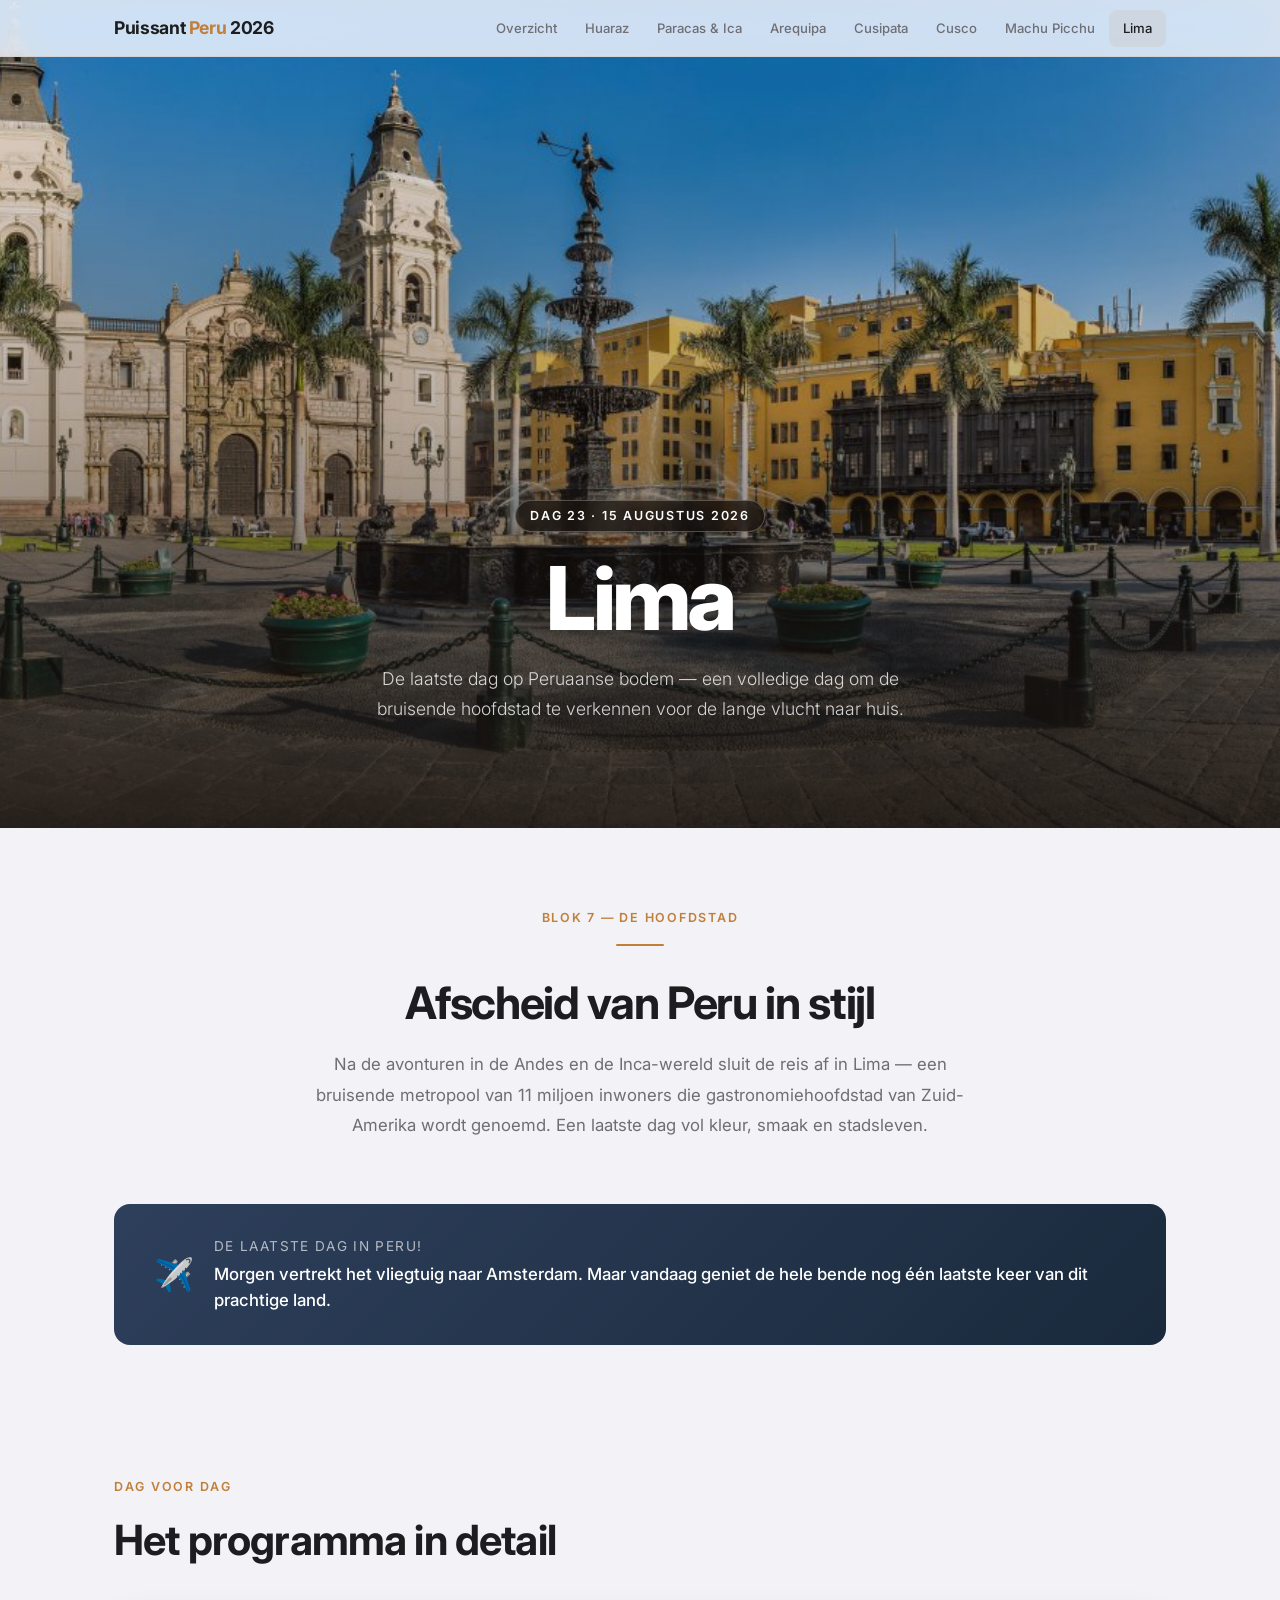
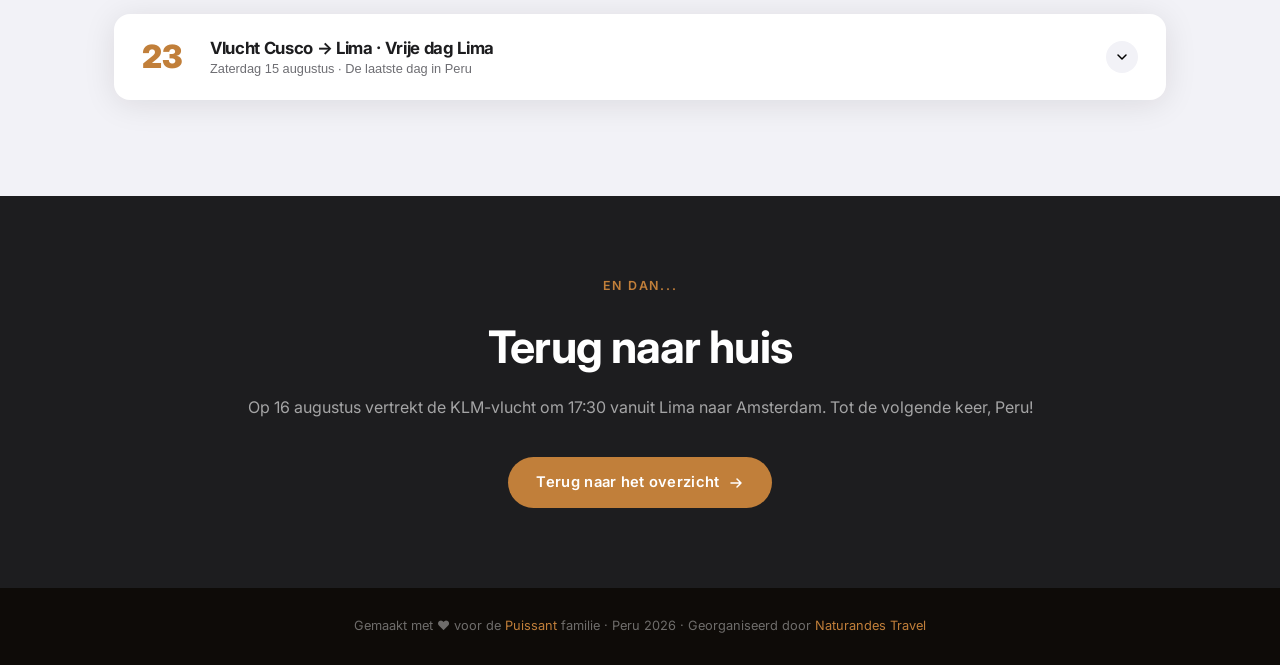
<file: lima.html>
<!DOCTYPE html>
<html lang="nl">
<head>
  <meta charset="UTF-8" />
  <meta name="viewport" content="width=device-width, initial-scale=1.0" />
  <title>Lima — Puissant Peru 2026</title>
  <link rel="stylesheet" href="css/style.css" />
</head>
<body>

  <nav class="hoofdnav">
    <div class="nav-binnen">
      <a href="index.html" class="nav-logo">Puissant <span>Peru</span> 2026</a>
      <ul class="nav-links">
        <li><a href="index.html">Overzicht</a></li>
        <li><a href="huaraz.html">Huaraz</a></li>
        <li><a href="paracas-ica.html">Paracas & Ica</a></li>
        <li><a href="arequipa.html">Arequipa</a></li>
        <li><a href="cusipata.html">Cusipata</a></li>
        <li><a href="cusco.html">Cusco</a></li>
        <li><a href="machu-picchu.html">Machu Picchu</a></li>
        <li><a href="lima.html" class="actief">Lima</a></li>
      </ul>
      <button class="nav-hamburger"><span></span><span></span><span></span></button>
    </div>
    <nav class="nav-mobiel">
      <a href="index.html">🏠 Overzicht</a>
      <a href="huaraz.html">🏔️ Huaraz</a>
      <a href="paracas-ica.html">🌊 Paracas & Ica</a>
      <a href="arequipa.html">🦅 Arequipa</a>
      <a href="cusipata.html">🌈 Cusipata</a>
      <a href="cusco.html">🏛️ Cusco</a>
      <a href="machu-picchu.html">✨ Machu Picchu</a>
      <a href="lima.html">🏙️ Lima</a>
    </nav>
  </nav>

  <section class="hero">
    <div class="hero-foto" style="background-image: url('images/lima10.jpg');"></div>
    <div class="hero-overlay"></div>
    <div class="hero-inhoud">
      <span class="hero-label">Dag 23 · 15 augustus 2026</span>
      <h1 class="hero-titel">Lima</h1>
      <p class="hero-ondertitel">De laatste dag op Peruaanse bodem — een volledige dag om de bruisende hoofdstad te verkennen voor de lange vlucht naar huis.</p>
    </div>
  </section>

  <section class="intro-sectie fade-in">
    <span class="sectie-label">Blok 7 — De hoofdstad</span>
    <div class="divider"></div>
    <h2>Afscheid van Peru in stijl</h2>
    <p>
      Na de avonturen in de Andes en de Inca-wereld sluit de reis af in Lima — een bruisende
      metropool van 11 miljoen inwoners die gastronomiehoofdstad van Zuid-Amerika wordt genoemd.
      Een laatste dag vol kleur, smaak en stadsleven.
    </p>
  </section>

  <div class="moment-banner fade-in">
    <div class="moment-banner-binnen">
      <div class="moment-banner-icon">✈️</div>
      <div class="moment-banner-tekst">
        <p>De laatste dag in Peru!</p>
        <strong>Morgen vertrekt het vliegtuig naar Amsterdam. Maar vandaag geniet de hele bende nog één laatste keer van dit prachtige land.</strong>
      </div>
    </div>
  </div>

  <div class="sectie-header fade-in">
    <span class="label">Dag voor dag</span>
    <h2>Het programma in detail</h2>
  </div>

  <div class="accordion-container">

    <div class="accordion-item fade-in">
      <button class="accordion-header">
        <div class="accordion-dag-info">
          <span class="accordion-dag-nummer">23</span>
          <div class="accordion-dag-tekst">
            <h3>Vlucht Cusco → Lima · Vrije dag Lima</h3>
            <span class="datum">Zaterdag 15 augustus · De laatste dag in Peru</span>
          </div>
        </div>
        <div class="accordion-pijl"><svg width="16" height="16" viewBox="0 0 16 16" fill="none"><path d="M4 6l4 4 4-4" stroke="currentColor" stroke-width="1.5" stroke-linecap="round" stroke-linejoin="round"/></svg></div>
      </button>
      <div class="accordion-inhoud">
        <div class="accordion-inhoud-binnen">
          <div class="foto-rij">
            <img src="images/lima11.jpg" alt="Lima kustlijn Miraflores" loading="lazy" />
            <img src="images/lima12.jpg" alt="Lima stadsleven Peru" loading="lazy" />
          </div>
          <p>
            Na een vroege ochtendvlucht vanuit Cusco landen we in Lima. Na inchecken in het hotel
            is de rest van de dag volledig vrij.
          </p>
          <p>
            Jullie hebben een volledige dag om deze bruisende stad verder te verkennen — de indrukwekkende
            kliffen van Miraflores, de levendige buurten Barranco en Larcomar, de befaamde ceviche-restaurants
            waarvoor Lima wereldwijd bekend staat, of gewoon genieten van de boulevard langs de Stille Oceaan
            en de ondergaande zon boven het water. Een waardig afscheid van een onvergetelijk land.
          </p>
          <div class="links-sectie">
            <a href="https://en.wikipedia.org/wiki/Miraflores_District,_Lima" target="_blank" class="link-chip bezienswaardigheid">🌊 Miraflores</a>
            <a href="https://en.wikipedia.org/wiki/Barranco_District" target="_blank" class="link-chip bezienswaardigheid">🎨 Barranco</a>
          </div>
        </div>
      </div>
    </div>

  </div>

  <section class="volgende-stop">
    <p class="label">En dan...</p>
    <h2>Terug naar huis</h2>
    <p>Op 16 augustus vertrekt de KLM-vlucht om 17:30 vanuit Lima naar Amsterdam. Tot de volgende keer, Peru!</p>
    <a href="index.html" class="knop-primair">
      Terug naar het overzicht
      <svg width="16" height="16" viewBox="0 0 16 16" fill="none"><path d="M3 8h10M9 4l4 4-4 4" stroke="currentColor" stroke-width="1.5" stroke-linecap="round" stroke-linejoin="round"/></svg>
    </a>
  </section>

  <footer>
    <p>Gemaakt met ❤️ voor de <span>Puissant</span> familie · Peru 2026 · Georganiseerd door <a href="https://www.rondreizenperu.com" target="_blank" style="color:var(--kleur-accent);text-decoration:none;">Naturandes Travel</a></p>
  </footer>
  <script src="js/main.js"></script>
</body>
</html>
</file>
<file: css/style.css>
/* ============================================================
   PUISSANT PERU 2026 — Gedeelde stijlgids
   Geïnspireerd op Apple.com: minimalisme, grote typografie,
   veel witruimte, vloeiende animaties, sticky navigatie
   ============================================================ */

/* --- Google Fonts import ---
   Inter is de dichtstbijzijnde open-source equivalent van Apple's SF Pro.
   Zelfde neutrale geometrie, zelfde optische verhoudingen.              */
@import url('https://fonts.googleapis.com/css2?family=Inter:wght@300;400;500;600;700;800;900&display=swap');

/* --- CSS variabelen (kleurenpalet & spacing) --- */
:root {
  --kleur-achtergrond: #f2f2f7;   /* Apple systeemgrijs — exact iOS/macOS kleur */
  --kleur-wit: #ffffff;
  --kleur-tekst: #1d1d1f;         /* Apple's eigen zwart — letterlijk van apple.com */
  --kleur-subtitel: #6e6e73;      /* Apple secondary label kleur */
  --kleur-accent: #c17f3a;        /* Peruaans goud/terracotta */
  --kleur-accent-donker: #8a5a22;
  --kleur-lijn: #d2d2d7;          /* Apple separator kleur */
  --kleur-nav-bg: rgba(242, 242, 247, 0.85);

  --font-display: 'Inter', -apple-system, BlinkMacSystemFont, sans-serif;
  --font-body: 'Inter', -apple-system, BlinkMacSystemFont, sans-serif;

  --radius: 16px;
  --schaduw: 0 4px 32px rgba(26, 20, 16, 0.10);
  --schaduw-hover: 0 12px 48px rgba(26, 20, 16, 0.18);

  --max-breedte: 1100px;
  --sectie-padding: 100px 24px;
}

/* --- Reset & basis --- */
*, *::before, *::after { box-sizing: border-box; margin: 0; padding: 0; }

html { scroll-behavior: smooth; font-size: 16px; }

body {
  font-family: var(--font-body);
  background-color: var(--kleur-achtergrond);
  color: var(--kleur-tekst);
  line-height: 1.6;
  -webkit-font-smoothing: antialiased;
}

/* --- NAVIGATIEBALK --- */
nav.hoofdnav {
  position: fixed;
  top: 0; left: 0; right: 0;
  z-index: 1000;
  background: var(--kleur-nav-bg);
  backdrop-filter: blur(20px) saturate(180%);
  -webkit-backdrop-filter: blur(20px) saturate(180%);
  border-bottom: 1px solid var(--kleur-lijn);
  transition: all 0.3s ease;
}

.nav-binnen {
  max-width: var(--max-breedte);
  margin: 0 auto;
  padding: 0 24px;
  height: 56px;
  display: flex;
  align-items: center;
  justify-content: space-between;
}

.nav-logo {
  font-family: var(--font-display);
  font-size: 1.1rem;
  font-weight: 700;
  color: var(--kleur-tekst);
  text-decoration: none;
  letter-spacing: -0.02em;
}

.nav-logo span { color: var(--kleur-accent); }

.nav-links {
  display: flex;
  gap: 0;
  list-style: none;
  align-items: center;
}

.nav-links a {
  display: block;
  padding: 8px 14px;
  font-size: 0.82rem;
  font-weight: 500;
  color: var(--kleur-subtitel);
  text-decoration: none;
  border-radius: 8px;
  transition: color 0.2s, background 0.2s;
  white-space: nowrap;
}

.nav-links a:hover,
.nav-links a.actief {
  color: var(--kleur-tekst);
  background: rgba(193, 127, 58, 0.10);
}

/* Hamburger voor mobiel */
.nav-hamburger {
  display: none;
  flex-direction: column;
  gap: 5px;
  cursor: pointer;
  padding: 8px;
  background: none;
  border: none;
}
.nav-hamburger span {
  display: block;
  width: 22px;
  height: 2px;
  background: var(--kleur-tekst);
  border-radius: 2px;
  transition: all 0.3s;
}

/* Mobiel menu */
.nav-mobiel {
  display: none;
  flex-direction: column;
  background: var(--kleur-nav-bg);
  backdrop-filter: blur(20px);
  border-top: 1px solid var(--kleur-lijn);
  padding: 12px 24px 20px;
}
.nav-mobiel.open { display: flex; }
.nav-mobiel a {
  padding: 12px 0;
  font-size: 1rem;
  font-weight: 500;
  color: var(--kleur-tekst);
  text-decoration: none;
  border-bottom: 1px solid var(--kleur-lijn);
}
.nav-mobiel a:last-child { border-bottom: none; }

/* --- HERO SECTIE (grote foto bovenaan) --- */
.hero {
  position: relative;
  height: 92vh;
  min-height: 580px;
  display: flex;
  align-items: flex-end;
  overflow: hidden;
}

.hero-foto {
  position: absolute;
  inset: 0;
  background-size: cover;
  background-position: center;
  background-attachment: fixed; /* parallax effect */
  transform: scale(1.04);
  transition: transform 8s ease-out;
}

/* Verloop van donker onderaan naar transparant bovenaan */
.hero-overlay {
  position: absolute;
  inset: 0;
  background: linear-gradient(
    to top,
    rgba(26, 20, 16, 0.85) 0%,
    rgba(26, 20, 16, 0.30) 50%,
    rgba(26, 20, 16, 0.05) 100%
  );
}

.hero-inhoud {
  position: relative;
  z-index: 1;
  max-width: var(--max-breedte);
  margin: 0 auto;
  padding: 0 24px 72px;
  width: 100%;
  /* Centre all hero content so subtitle + scroll align with PPP block */
  display: flex;
  flex-direction: column;
  align-items: center;
  text-align: center;
}

/* Klein label boven de titel */
.hero-label {
  display: inline-block;
  font-family: var(--font-body);
  font-size: 0.78rem;
  font-weight: 600;
  text-transform: uppercase;
  letter-spacing: 0.14em;
  /* Dark opaque background ensures readability on any photo */
  color: #fff;
  background: rgba(20, 14, 10, 0.65);
  border: 1px solid rgba(255, 255, 255, 0.25);
  border-radius: 20px;
  padding: 5px 14px;
  margin-bottom: 20px;
  backdrop-filter: blur(8px);
}

.hero-titel {
  font-family: var(--font-display);
  font-size: clamp(2.8rem, 7vw, 5.5rem);
  font-weight: 800;
  color: #fff;
  line-height: 1.05;
  letter-spacing: -0.04em;
  margin-bottom: 20px;
  max-width: 800px;
}

.hero-ondertitel {
  font-size: 1.1rem;
  font-weight: 300;
  color: rgba(255,255,255,0.80);
  max-width: 560px;
  margin-bottom: 32px;
  line-height: 1.7;
}

/* Scroll-indicator pijl */
.hero-scroll {
  display: inline-flex;
  align-items: center;
  gap: 8px;
  font-size: 0.82rem;
  color: rgba(255,255,255,0.55);
  text-decoration: none;
  letter-spacing: 0.06em;
  text-transform: uppercase;
  transition: color 0.2s;
}
.hero-scroll:hover { color: rgba(255,255,255,0.90); }
.hero-scroll svg { animation: stuiteren 2s ease-in-out infinite; }

@keyframes stuiteren {
  0%, 100% { transform: translateY(0); }
  50% { transform: translateY(6px); }
}

/* --- INLEIDINGSSECTIE (na hero) --- */
.intro-sectie {
  max-width: 740px;
  margin: 0 auto;
  padding: 80px 24px 64px;
  text-align: center;
}

.intro-sectie .sectie-label {
  display: block;
  font-size: 0.78rem;
  font-weight: 600;
  text-transform: uppercase;
  letter-spacing: 0.14em;
  color: var(--kleur-accent);
  margin-bottom: 16px;
}

.intro-sectie h2 {
  font-family: var(--font-display);
  font-size: clamp(1.8rem, 4vw, 2.8rem);
  font-weight: 700;
  letter-spacing: -0.03em;
  line-height: 1.15;
  margin-bottom: 20px;
  color: var(--kleur-tekst);
}

.intro-sectie p {
  font-size: 1.05rem;
  color: var(--kleur-subtitel);
  line-height: 1.8;
}

/* --- DIVIDER --- */
.divider {
  width: 48px;
  height: 2px;
  background: var(--kleur-accent);
  margin: 0 auto 32px;
  border-radius: 2px;
}

/* --- REISBLOKKEN OVERZICHT (index.html) --- */
.blokken-grid {
  display: grid;
  grid-template-columns: repeat(auto-fill, minmax(300px, 1fr));
  gap: 28px;
  max-width: var(--max-breedte);
  margin: 0 auto;
  padding: 0 24px 100px;
}

/* Kaartje per reisblok */
.blok-kaart {
  display: block;
  text-decoration: none;
  border-radius: var(--radius);
  overflow: hidden;
  background: var(--kleur-wit);
  box-shadow: var(--schaduw);
  transition: transform 0.35s cubic-bezier(.22,.68,0,1.2), box-shadow 0.35s ease;
  position: relative;
}

.blok-kaart:hover {
  transform: translateY(-6px);
  box-shadow: var(--schaduw-hover);
}

.blok-kaart-foto {
  width: 100%;
  aspect-ratio: 16/10;
  object-fit: cover;
  display: block;
  background: var(--kleur-lijn);
  transition: transform 0.5s ease;
}
.blok-kaart:hover .blok-kaart-foto { transform: scale(1.03); }

.blok-kaart-inhoud {
  padding: 24px;
}

.blok-kaart-nummer {
  font-size: 0.72rem;
  font-weight: 600;
  text-transform: uppercase;
  letter-spacing: 0.14em;
  color: var(--kleur-accent);
  margin-bottom: 8px;
}

.blok-kaart h3 {
  font-family: var(--font-display);
  font-size: 1.25rem;
  font-weight: 700;
  color: var(--kleur-tekst);
  margin-bottom: 8px;
  letter-spacing: -0.02em;
}

.blok-kaart p {
  font-size: 0.88rem;
  color: var(--kleur-subtitel);
  line-height: 1.6;
  margin-bottom: 16px;
}

.blok-kaart-data {
  display: flex;
  align-items: center;
  gap: 6px;
  font-size: 0.80rem;
  color: var(--kleur-subtitel);
}

/* Badge "wie is er mee" */
.badge-wie {
  display: inline-flex;
  align-items: center;
  gap: 5px;
  font-size: 0.75rem;
  font-weight: 500;
  color: var(--kleur-accent-donker);
  background: rgba(193, 127, 58, 0.10);
  border-radius: 20px;
  padding: 3px 10px;
  margin-top: 10px;
}

/* --- ACCORDION (uitklapbare dag-kaarten) --- */
.accordion-container {
  max-width: var(--max-breedte);
  margin: 0 auto;
  padding: 0 24px 80px;
}

.accordion-item {
  border-radius: var(--radius);
  background: var(--kleur-wit);
  box-shadow: var(--schaduw);
  margin-bottom: 16px;
  overflow: hidden;
  transition: box-shadow 0.3s;
}
.accordion-item:hover { box-shadow: var(--schaduw-hover); }

/* Accordion koptekst (klikbaar deel) */
.accordion-header {
  width: 100%;
  background: none;
  border: none;
  cursor: pointer;
  display: flex;
  align-items: center;
  justify-content: space-between;
  padding: 24px 28px;
  text-align: left;
  gap: 16px;
}

.accordion-dag-info {
  display: flex;
  align-items: center;
  gap: 20px;
  flex: 1;
  min-width: 0;
}

.accordion-dag-nummer {
  font-family: var(--font-display);
  font-size: 2rem;
  font-weight: 900;
  color: var(--kleur-accent);
  line-height: 1;
  min-width: 48px;
}

.accordion-dag-tekst h3 {
  font-family: var(--font-display);
  font-size: 1.05rem;
  font-weight: 700;
  color: var(--kleur-tekst);
  letter-spacing: -0.02em;
  margin-bottom: 3px;
}

.accordion-dag-tekst .datum {
  font-size: 0.80rem;
  color: var(--kleur-subtitel);
  font-weight: 400;
}

/* Pijl die draait bij openen */
.accordion-pijl {
  width: 32px;
  height: 32px;
  border-radius: 50%;
  background: var(--kleur-achtergrond);
  display: flex;
  align-items: center;
  justify-content: center;
  flex-shrink: 0;
  transition: transform 0.3s ease, background 0.3s;
}
.accordion-item.open .accordion-pijl {
  transform: rotate(180deg);
  background: var(--kleur-accent);
  color: white;
}

/* Accordion inhoud (ingeklapt) */
.accordion-inhoud {
  max-height: 0;
  overflow: hidden;
  transition: max-height 0.55s cubic-bezier(0.4, 0, 0.2, 1);
}
.accordion-item.open .accordion-inhoud {
  max-height: 2000px; /* groot genoeg voor alle content */
}

.accordion-inhoud-binnen {
  padding: 0 28px 28px;
  border-top: 1px solid var(--kleur-lijn);
  padding-top: 24px;
}

/* Foto-rij in accordion */
.foto-rij {
  display: grid;
  grid-template-columns: repeat(auto-fill, minmax(200px, 1fr));
  gap: 12px;
  margin-bottom: 24px;
}

.foto-rij img {
  width: 100%;
  aspect-ratio: 4/3;
  object-fit: cover;
  border-radius: 10px;
  display: block;
  background: var(--kleur-lijn);
  transition: transform 0.3s ease;
}
.foto-rij img:hover { transform: scale(1.02); }

/* Beschrijving in accordion */
.accordion-inhoud-binnen p {
  font-size: 0.95rem;
  color: var(--kleur-subtitel);
  line-height: 1.8;
  margin-bottom: 20px;
}

/* Links sectie (hotels, activiteiten, bezienswaardigheden) */
.links-sectie {
  display: flex;
  flex-wrap: wrap;
  gap: 10px;
  margin-top: 20px;
  padding-top: 20px;
  border-top: 1px solid var(--kleur-lijn);
}

.link-chip {
  display: inline-flex;
  align-items: center;
  gap: 6px;
  padding: 7px 14px;
  border-radius: 20px;
  font-size: 0.80rem;
  font-weight: 500;
  text-decoration: none;
  transition: all 0.2s;
  border: 1px solid;
}

/* Drie soorten chips: hotel, activiteit, bezienswaardigheid */
.link-chip.hotel {
  color: #7c5c2e;
  background: rgba(193, 127, 58, 0.08);
  border-color: rgba(193, 127, 58, 0.25);
}
.link-chip.hotel:hover {
  background: rgba(193, 127, 58, 0.18);
  border-color: rgba(193, 127, 58, 0.5);
}

.link-chip.activiteit {
  color: #2e5c4b;
  background: rgba(46, 92, 75, 0.08);
  border-color: rgba(46, 92, 75, 0.25);
}
.link-chip.activiteit:hover {
  background: rgba(46, 92, 75, 0.18);
  border-color: rgba(46, 92, 75, 0.5);
}

.link-chip.bezienswaardigheid {
  color: #2e3f5c;
  background: rgba(46, 63, 92, 0.08);
  border-color: rgba(46, 63, 92, 0.25);
}
.link-chip.bezienswaardigheid:hover {
  background: rgba(46, 63, 92, 0.18);
  border-color: rgba(46, 63, 92, 0.5);
}

/* --- PERSOONLIJK MOMENT BANNER --- */
.moment-banner {
  max-width: var(--max-breedte);
  margin: 0 auto 60px;
  padding: 0 24px;
}

.moment-banner-binnen {
  background: linear-gradient(135deg, #2e3f5c 0%, #1a2a3c 100%);
  border-radius: var(--radius);
  padding: 32px 40px;
  display: flex;
  align-items: center;
  gap: 20px;
  color: white;
}

.moment-banner-icon {
  font-size: 2rem;
  flex-shrink: 0;
}

.moment-banner-tekst p {
  font-size: 0.85rem;
  opacity: 0.65;
  text-transform: uppercase;
  letter-spacing: 0.1em;
  margin-bottom: 4px;
  color: white;
}

.moment-banner-tekst strong {
  font-size: 1.05rem;
  font-weight: 500;
  color: white;
  line-height: 1.5;
}

/* --- VOLGENDE STOP sectie (onderaan elke pagina) --- */
.volgende-stop {
  background: var(--kleur-tekst);
  color: white;
  padding: 80px 24px;
  text-align: center;
}

.volgende-stop .label {
  font-size: 0.78rem;
  font-weight: 600;
  text-transform: uppercase;
  letter-spacing: 0.14em;
  color: var(--kleur-accent);
  margin-bottom: 16px;
}

.volgende-stop h2 {
  font-family: var(--font-display);
  font-size: clamp(1.8rem, 4vw, 2.8rem);
  font-weight: 700;
  margin-bottom: 12px;
  letter-spacing: -0.02em;
}

.volgende-stop p {
  color: rgba(255,255,255,0.60);
  font-size: 1rem;
  margin-bottom: 36px;
}

.knop-primair {
  display: inline-flex;
  align-items: center;
  gap: 8px;
  padding: 14px 28px;
  background: var(--kleur-accent);
  color: white;
  border-radius: 50px;
  text-decoration: none;
  font-size: 0.92rem;
  font-weight: 600;
  letter-spacing: 0.02em;
  transition: all 0.25s ease;
  border: none;
  cursor: pointer;
}

.knop-primair:hover {
  background: var(--kleur-accent-donker);
  transform: translateY(-2px);
  box-shadow: 0 8px 24px rgba(193, 127, 58, 0.4);
}

/* --- FOOTER --- */
footer {
  background: #0e0b08;
  color: rgba(255,255,255,0.40);
  text-align: center;
  padding: 28px 24px;
  font-size: 0.80rem;
}
footer span { color: var(--kleur-accent); }

/* --- FADE-IN ANIMATIES bij scrollen --- */
.fade-in {
  opacity: 0;
  transform: translateY(30px);
  transition: opacity 0.65s ease, transform 0.65s ease;
}
.fade-in.zichtbaar {
  opacity: 1;
  transform: translateY(0);
}

/* Vertraging per kaart */
.fade-in:nth-child(2) { transition-delay: 0.1s; }
.fade-in:nth-child(3) { transition-delay: 0.2s; }
.fade-in:nth-child(4) { transition-delay: 0.3s; }
.fade-in:nth-child(5) { transition-delay: 0.4s; }
.fade-in:nth-child(6) { transition-delay: 0.5s; }

/* --- SECTIE HEADERS --- */
.sectie-header {
  max-width: var(--max-breedte);
  margin: 0 auto;
  padding: 72px 24px 40px;
}

.sectie-header .label {
  display: block;
  font-size: 0.78rem;
  font-weight: 600;
  text-transform: uppercase;
  letter-spacing: 0.14em;
  color: var(--kleur-accent);
  margin-bottom: 10px;
}

.sectie-header h2 {
  font-family: var(--font-display);
  font-size: clamp(1.8rem, 4vw, 2.6rem);
  font-weight: 700;
  letter-spacing: -0.02em;
  color: var(--kleur-tekst);
}

/* --- RESPONSIEF --- */
@media (max-width: 768px) {
  .nav-links { display: none; }
  .nav-hamburger { display: flex; }

  .hero-foto { background-attachment: scroll; } /* Geen parallax op mobiel (performance) */

  .blokken-grid { grid-template-columns: 1fr; }

  .accordion-dag-nummer { font-size: 1.5rem; min-width: 36px; }

  .moment-banner-binnen {
    flex-direction: column;
    text-align: center;
    padding: 24px;
  }

  .foto-rij { grid-template-columns: repeat(2, 1fr); }
}

@media (max-width: 480px) {
  .foto-rij { grid-template-columns: 1fr; }
  .accordion-header { padding: 18px 20px; }
  .accordion-inhoud-binnen { padding: 0 20px 20px; padding-top: 20px; }
}
</file>
